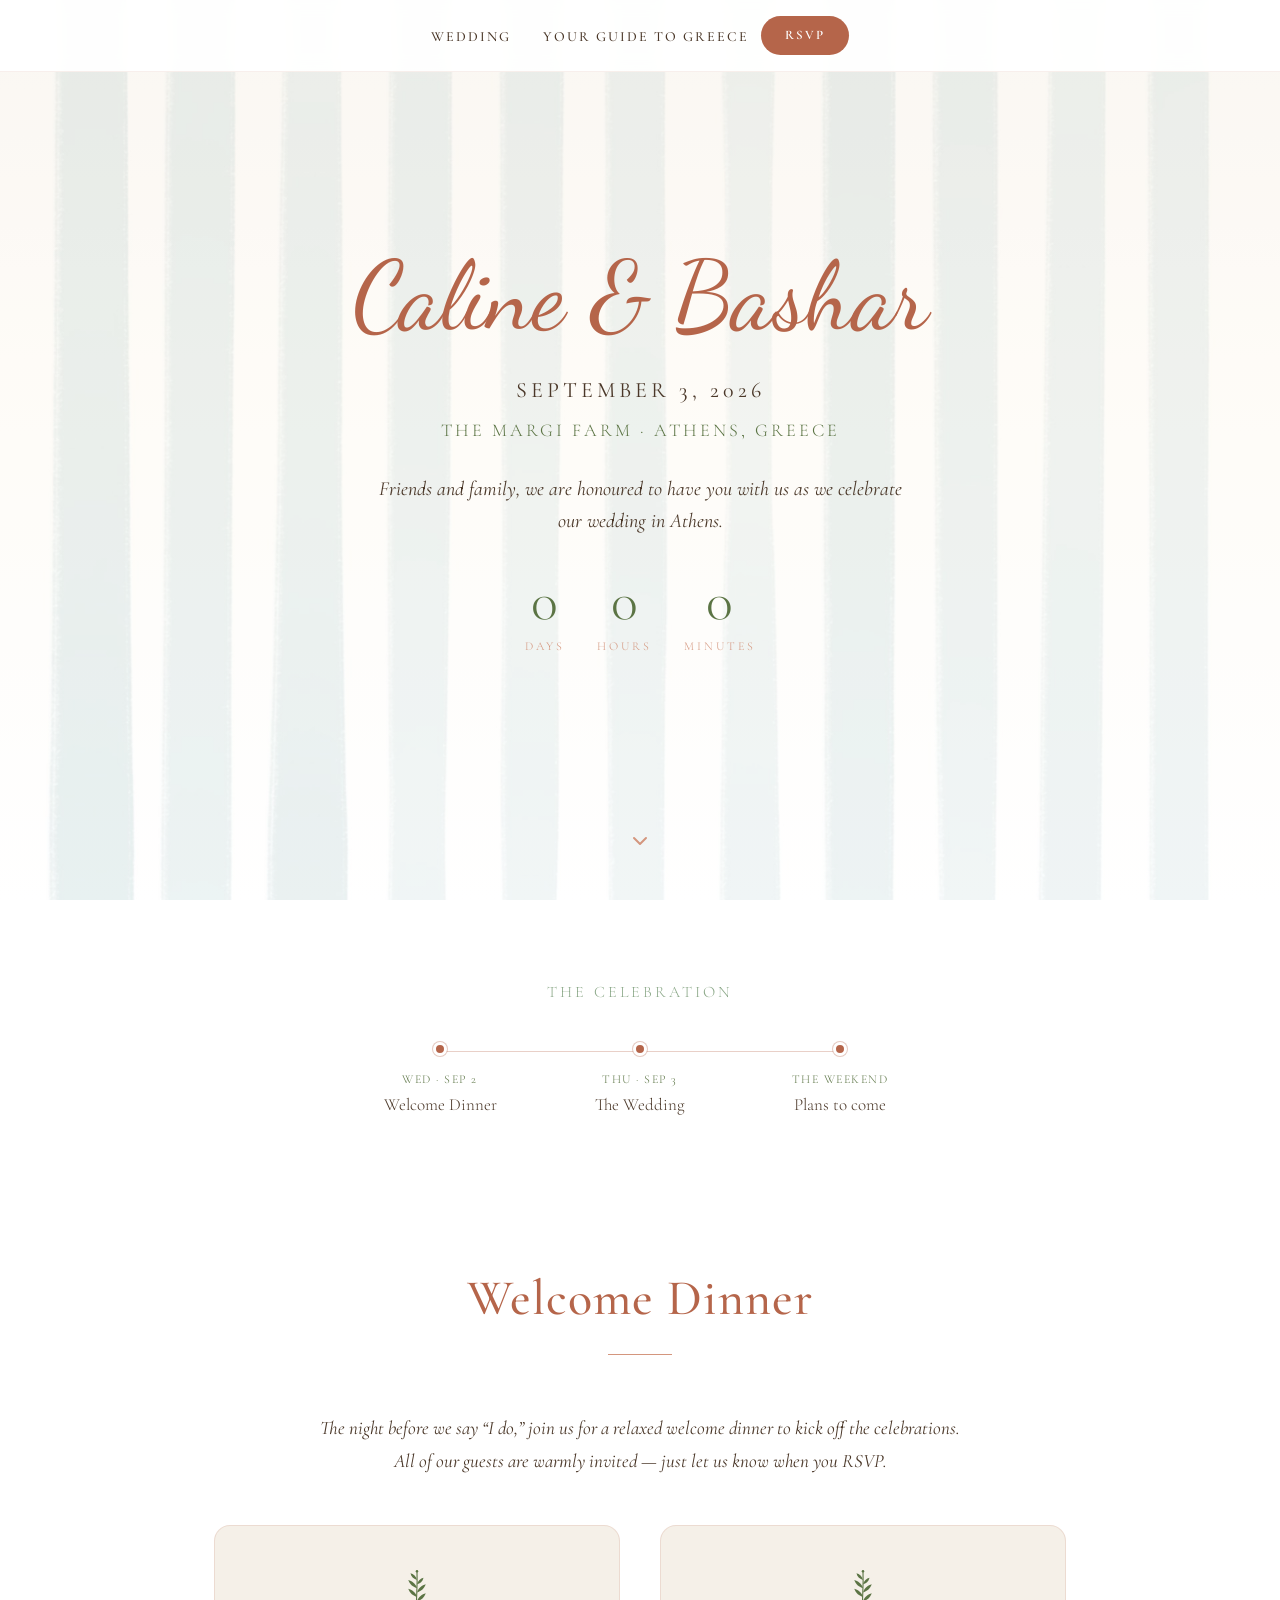
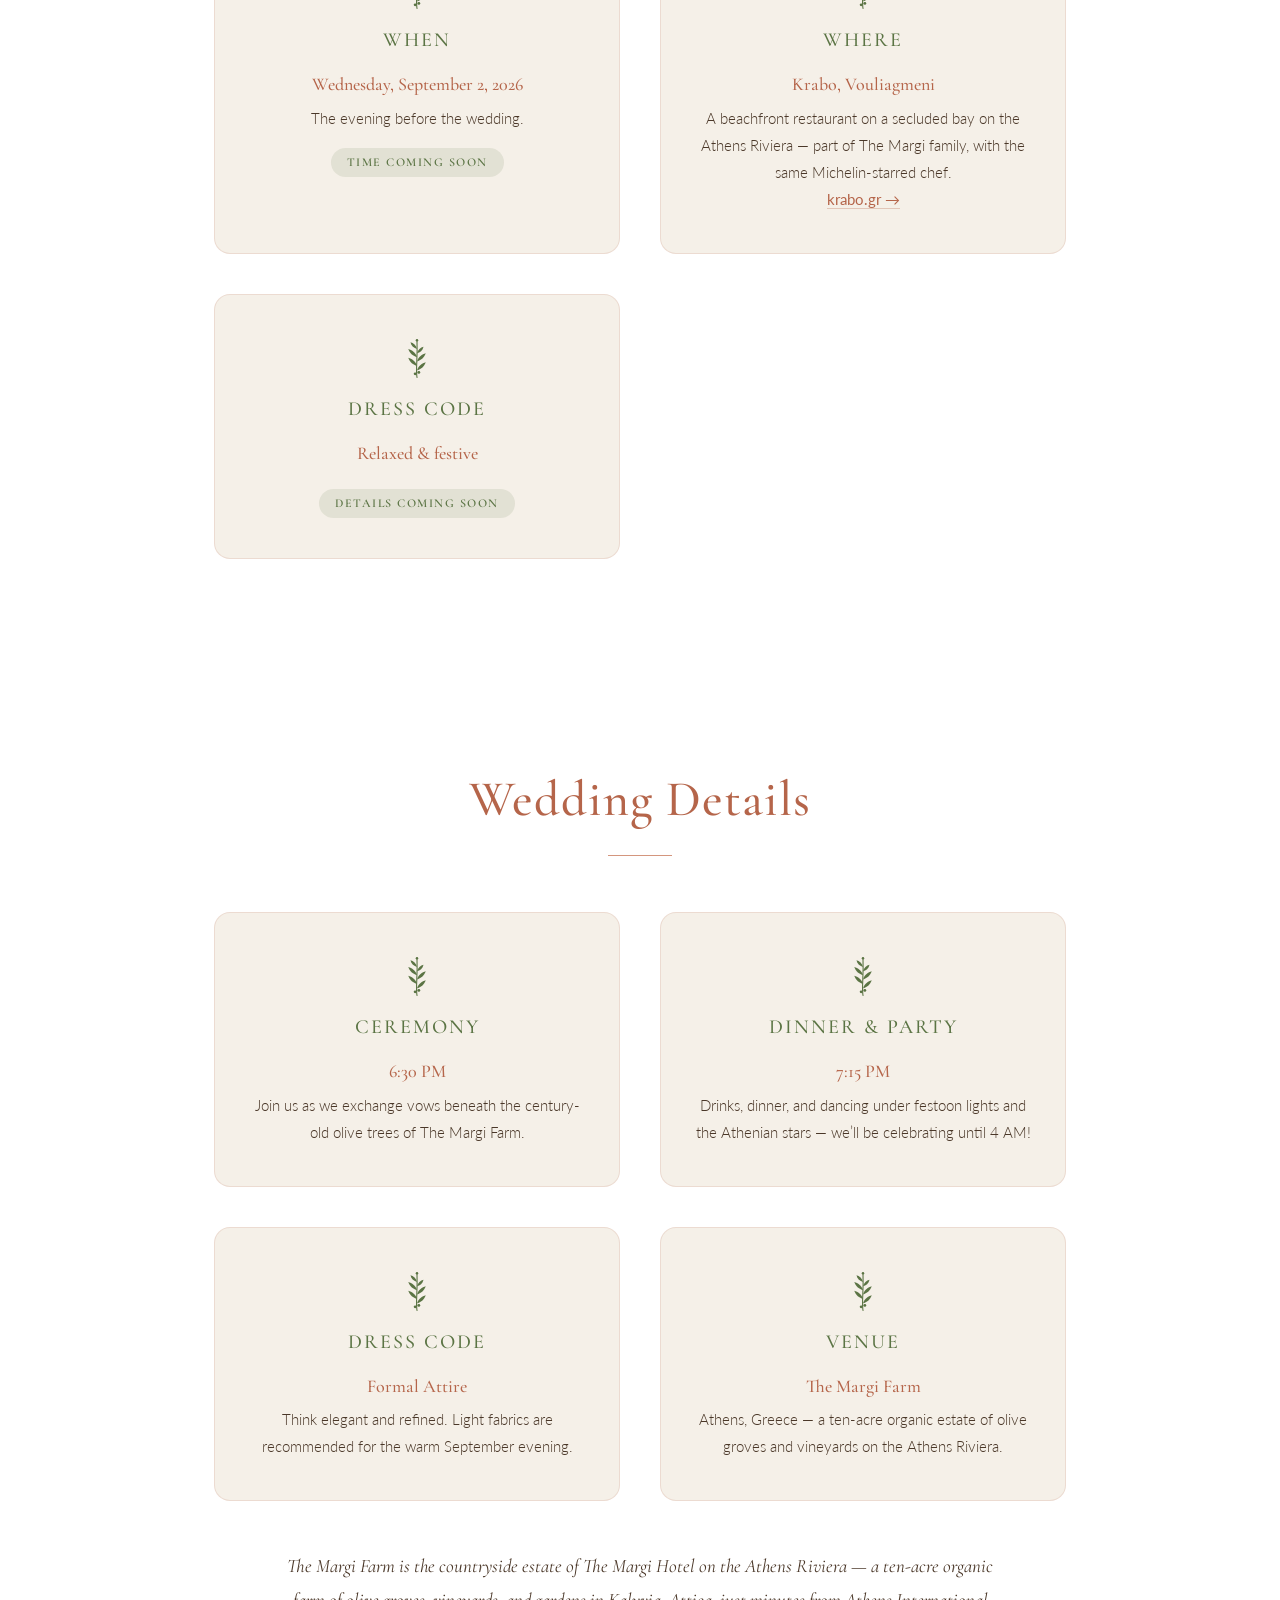
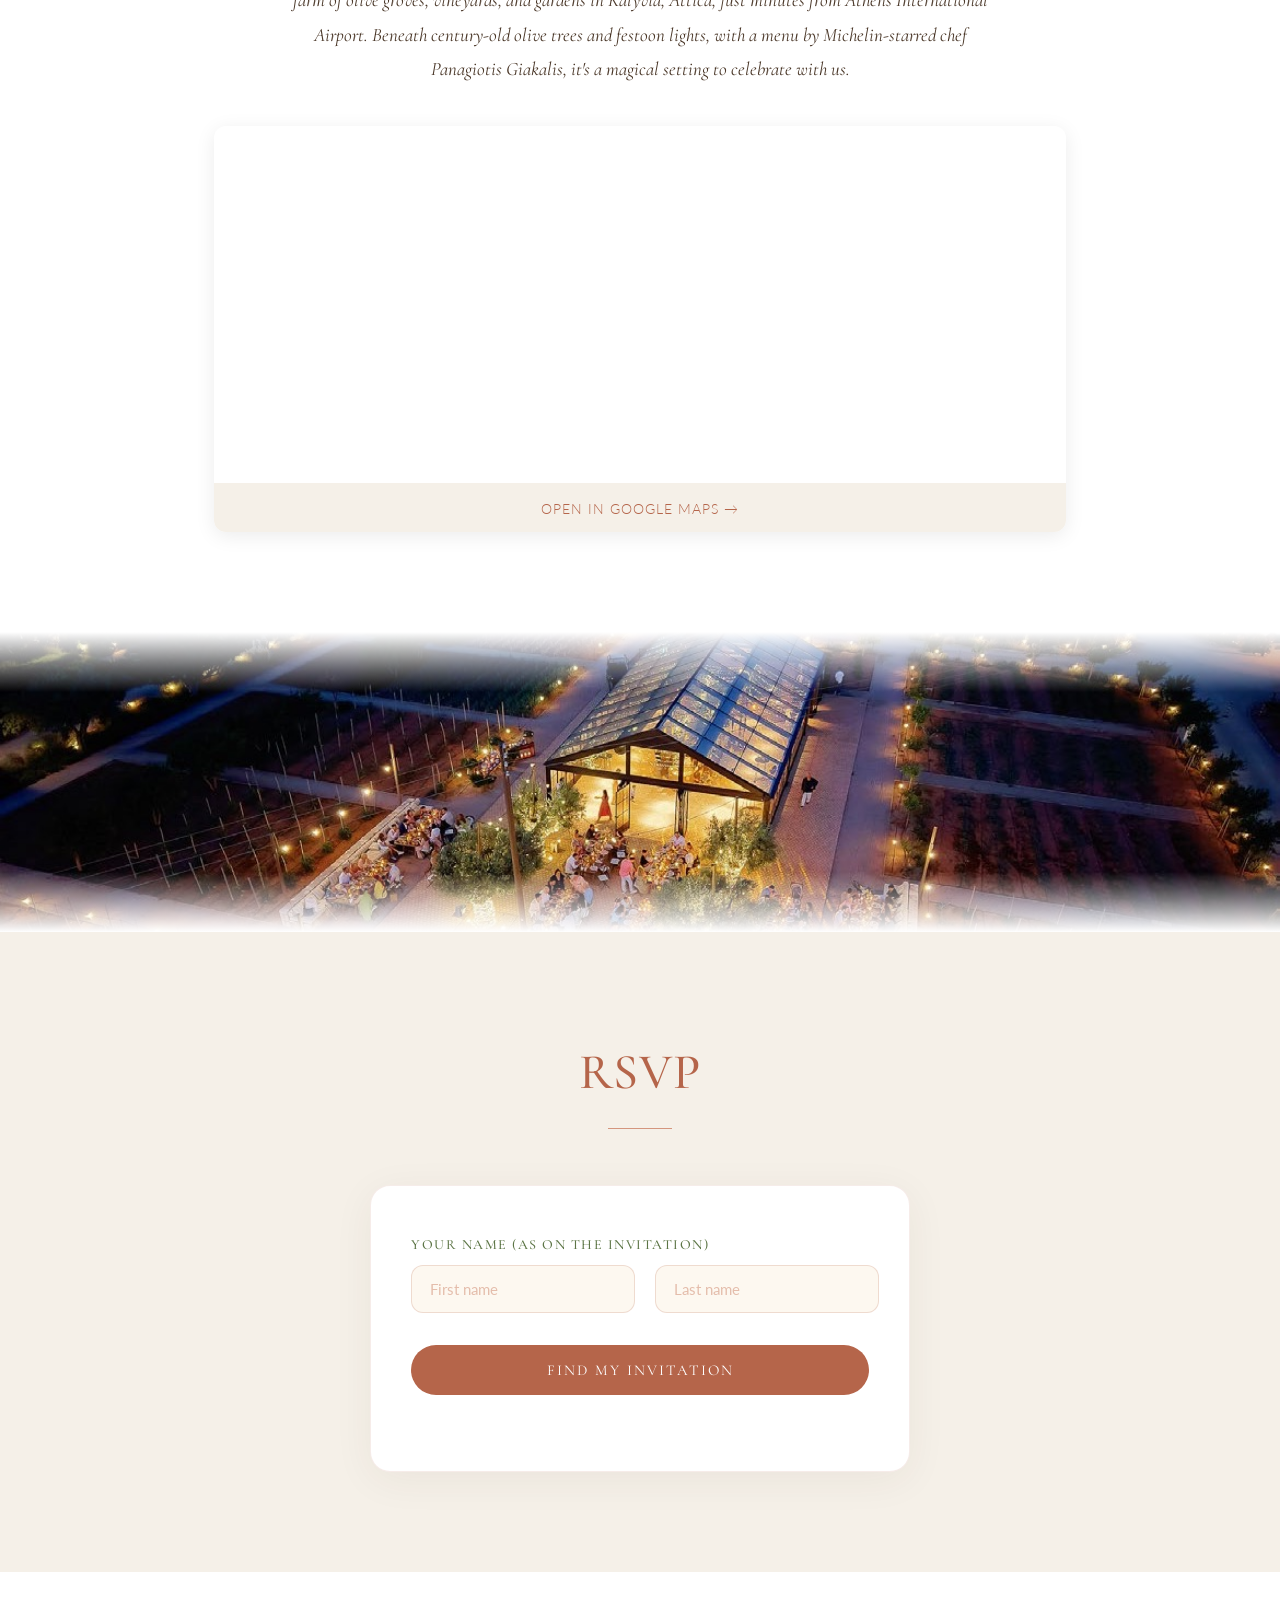
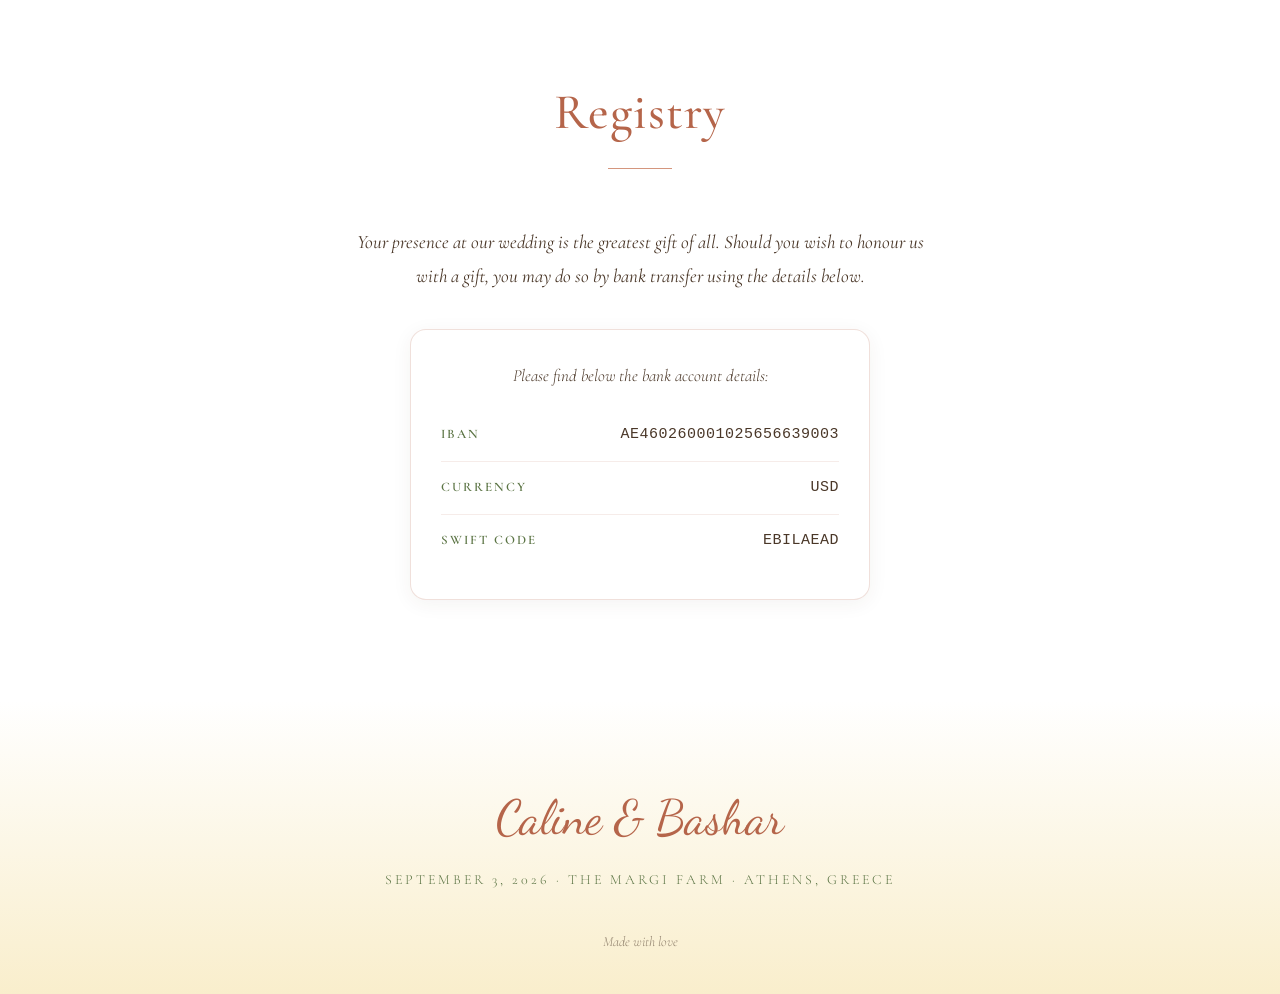
<file: index.html>
<!DOCTYPE html>
<html lang="en">
<head>
    <meta charset="UTF-8">
    <meta name="viewport" content="width=device-width, initial-scale=1.0">
    <title>Caline & Bashar — September 3, 2026 · The Margi Farm, Athens, Greece</title>
    <meta name="description" content="Join us in celebrating the wedding of Caline & Bashar on September 3, 2026 at The Margi Farm in Athens, Greece.">
    <meta property="og:title" content="Caline & Bashar Wedding">
    <meta property="og:description" content="September 3, 2026 · The Margi Farm · Athens, Greece">
    <meta property="og:type" content="website">

    <!-- Favicon (sun monogram) -->
    <link rel="icon" href="data:image/svg+xml,%3Csvg xmlns='http://www.w3.org/2000/svg' viewBox='0 0 32 32'%3E%3Ctext y='26' font-size='24'%3E%E2%98%80%EF%B8%8F%3C/text%3E%3C/svg%3E">

    <!-- Fonts -->
    <link rel="preconnect" href="https://fonts.googleapis.com">
    <link rel="preconnect" href="https://fonts.gstatic.com" crossorigin>
    <link href="https://fonts.googleapis.com/css2?family=Cormorant+Garamond:ital,wght@0,300;0,400;0,500;0,600;1,300;1,400&family=Lato:wght@300;400;700&family=Dancing+Script:wght@400;500;600;700&display=swap" rel="stylesheet">

    <link rel="stylesheet" href="assets/styles.css">
</head>
<body>

    <!-- ============ NAVIGATION ============ -->
    <nav class="nav visible" id="nav">
        <div class="nav-inner">
            <ul class="nav-links" id="navLinks">
                <li><a href="#hero">Wedding</a></li>
                <li><a href="guide.html">Your Guide to Greece</a></li>
            </ul>
            <a href="#rsvp" class="nav-cta">RSVP</a>
            <button class="hamburger" id="hamburger" aria-label="Menu">
                <span></span>
                <span></span>
                <span></span>
            </button>
        </div>
    </nav>

    <!-- ============ HERO ============ -->
    <section class="hero" id="hero">
        <div class="hero-content">
            <h1 class="hero-names">Caline & Bashar</h1>
            <p class="hero-date">September 3, 2026</p>
            <p class="hero-location">The Margi Farm · Athens, Greece</p>
            <p class="hero-welcome">Friends and family, we are honoured to have you with us as we celebrate our wedding in Athens.</p>
            <div class="countdown" id="countdown">
                <div class="countdown-item">
                    <div class="countdown-number" id="days">---</div>
                    <div class="countdown-label">Days</div>
                </div>
                <div class="countdown-item">
                    <div class="countdown-number" id="hours">--</div>
                    <div class="countdown-label">Hours</div>
                </div>
                <div class="countdown-item">
                    <div class="countdown-number" id="minutes">--</div>
                    <div class="countdown-label">Minutes</div>
                </div>
            </div>
        </div>
        <img src="assets/hero-bg.jpg" alt="" class="hero-bg" aria-hidden="true">
        <div class="scroll-indicator">
            <svg viewBox="0 0 24 24" fill="none" stroke="currentColor" stroke-width="2" stroke-linecap="round" stroke-linejoin="round">
                <polyline points="6 9 12 15 18 9"></polyline>
            </svg>
        </div>
    </section>

    <!-- ============ TIMELINE ============ -->
    <section class="section timeline-section" id="timeline">
        <p class="section-subtitle fade-in" style="margin-bottom: 36px;">The Celebration</p>
        <div class="timeline fade-in">
            <div class="timeline-step">
                <span class="timeline-dot"></span>
                <span class="timeline-when">Wed · Sep 2</span>
                <span class="timeline-what">Welcome Dinner</span>
            </div>
            <div class="timeline-step">
                <span class="timeline-dot"></span>
                <span class="timeline-when">Thu · Sep 3</span>
                <span class="timeline-what">The Wedding</span>
            </div>
            <div class="timeline-step">
                <span class="timeline-dot"></span>
                <span class="timeline-when">The Weekend</span>
                <span class="timeline-what">Plans to come</span>
            </div>
        </div>
    </section>

    <!-- ============ WELCOME DINNER ============ -->
    <section class="section" id="welcome-dinner">
        <h2 class="section-title fade-in">Welcome Dinner</h2>
        <div class="wavy-divider fade-in">
            <svg viewBox="0 0 200 20" fill="none" xmlns="http://www.w3.org/2000/svg">
                <path d="M0 10 Q 10 0, 20 10 T 40 10 T 60 10 T 80 10 T 100 10 T 120 10 T 140 10 T 160 10 T 180 10 T 200 10" stroke="#B5654A" stroke-width="2" fill="none" opacity="0.5"/>
            </svg>
        </div>
        <p class="things-intro fade-in">The night before we say &ldquo;I do,&rdquo; join us for a relaxed welcome dinner to kick off the celebrations. All of our guests are warmly invited &mdash; just let us know when you RSVP.</p>
        <!-- TODO (Caline & Bashar): confirm the welcome dinner time and dress code. -->
        <div class="details-grid" style="max-width: 900px; margin: 48px auto 0;">
            <div class="detail-card fade-in">
                <h3>When</h3>
                <p class="detail-highlight">Wednesday, September 2, 2026</p>
                <p>The evening before the wedding.</p>
                <span class="coming-soon">Time coming soon</span>
            </div>
            <div class="detail-card fade-in">
                <h3>Where</h3>
                <p class="detail-highlight">Krabo, Vouliagmeni</p>
                <p>A beachfront restaurant on a secluded bay on the Athens Riviera &mdash; part of The Margi family, with the same Michelin-starred chef.</p>
                <p><a href="https://krabo.gr/" target="_blank" rel="noopener">krabo.gr &rarr;</a></p>
            </div>
            <div class="detail-card fade-in">
                <h3>Dress Code</h3>
                <p class="detail-highlight">Relaxed &amp; festive</p>
                <span class="coming-soon">Details coming soon</span>
            </div>
        </div>
    </section>

    <!-- ============ WEDDING DETAILS ============ -->
    <section class="section" id="details">
        <h2 class="section-title fade-in">Wedding Details</h2>
        <div class="wavy-divider fade-in">
            <svg viewBox="0 0 200 20" fill="none" xmlns="http://www.w3.org/2000/svg">
                <path d="M0 10 Q 10 0, 20 10 T 40 10 T 60 10 T 80 10 T 100 10 T 120 10 T 140 10 T 160 10 T 180 10 T 200 10" stroke="#B5654A" stroke-width="2" fill="none" opacity="0.5"/>
            </svg>
        </div>
        <div class="details-grid">
            <div class="detail-card fade-in">
                <h3>Ceremony</h3>
                <p class="detail-highlight">6:30 PM</p>
                <p>Join us as we exchange vows beneath the century-old olive trees of The Margi Farm.</p>
            </div>
            <div class="detail-card fade-in">
                <h3>Dinner &amp; Party</h3>
                <p class="detail-highlight">7:15 PM</p>
                <p>Drinks, dinner, and dancing under festoon lights and the Athenian stars &mdash; we&rsquo;ll be celebrating until 4 AM!</p>
            </div>
            <div class="detail-card fade-in">
                <h3>Dress Code</h3>
                <p class="detail-highlight">Formal Attire</p>
                <p>Think elegant and refined. Light fabrics are recommended for the warm September evening.</p>
            </div>
            <div class="detail-card fade-in">
                <h3>Venue</h3>
                <p class="detail-highlight">The Margi Farm</p>
                <p>Athens, Greece — a ten-acre organic estate of olive groves and vineyards on the Athens Riviera.</p>
            </div>
        </div>
        <div class="venue-overview fade-in">
            <p>The Margi Farm is the countryside estate of The Margi Hotel on the Athens Riviera — a ten-acre organic farm of olive groves, vineyards, and gardens in Kalyvia, Attica, just minutes from Athens International Airport. Beneath century-old olive trees and festoon lights, with a menu by Michelin-starred chef Panagiotis Giakalis, it's a magical setting to celebrate with us.</p>
        </div>
        <div class="venue-map fade-in" style="max-width: 900px; margin: 40px auto 0; border-radius: 12px; overflow: hidden; box-shadow: 0 4px 20px rgba(0,0,0,0.08);">
            <iframe src="https://maps.google.com/maps?q=37.84874,23.912944&z=15&output=embed" width="100%" height="350" style="border:0;" allowfullscreen="" loading="lazy" referrerpolicy="no-referrer-when-downgrade" title="The Margi Farm Location"></iframe>
            <div style="text-align: center; padding: 12px 16px; background: var(--off-white);">
                <a href="https://www.google.com/maps/place/Margi+Farm/@37.84874,23.912944,16z" target="_blank" rel="noopener" style="color: var(--terracotta); font-family: var(--font-body); font-size: 14px; text-decoration: none; letter-spacing: 1px;">OPEN IN GOOGLE MAPS &rarr;</a>
            </div>
        </div>
    </section>

    <!-- ============ LANDSCAPE DIVIDER ============ -->
    <div class="landscape-divider" role="presentation"></div>

    <!-- ============ RSVP ============ -->
    <section class="section-full rsvp-section" id="rsvp">
        <div class="section" style="padding-top: 0; padding-bottom: 0;">
            <h2 class="section-title fade-in">RSVP</h2>
            <div class="wavy-divider fade-in">
                <svg viewBox="0 0 200 20" fill="none" xmlns="http://www.w3.org/2000/svg">
                    <path d="M0 10 Q 10 0, 20 10 T 40 10 T 60 10 T 80 10 T 100 10 T 120 10 T 140 10 T 160 10 T 180 10 T 200 10" stroke="#B5654A" stroke-width="2" fill="none" opacity="0.5"/>
                </svg>
            </div>
        </div>
        <div class="rsvp-form-container fade-in">
            <!-- STEP 1 — find your invitation -->
            <form class="rsvp-form" id="lookupForm">
                <div class="form-group">
                    <label for="firstName">Your name (as on the invitation)</label>
                    <div class="form-row">
                        <input type="text" id="firstName" name="firstName" placeholder="First name" autocomplete="given-name" required>
                        <input type="text" id="lastName" name="lastName" placeholder="Last name" autocomplete="family-name" required>
                    </div>
                </div>
                <button type="submit" class="rsvp-submit" id="lookupSubmit">Find my invitation</button>
                <p class="rsvp-note" id="lookupMsg" role="status" aria-live="polite"></p>
            </form>

            <!-- STEP 2 — respond (revealed after a match) -->
            <form class="rsvp-form is-hidden" id="respondForm">
                <div class="found-banner" id="foundBanner"></div>

                <div class="form-group">
                    <label>Will you be attending?</label>
                    <div class="attendance-row">
                        <span class="attendee-name" id="guestNameLabel">You</span>
                        <div class="attendance-options">
                            <div class="attendance-option">
                                <input type="radio" id="gYes" name="attendGuest" value="yes" required>
                                <label for="gYes">Joyfully Accept</label>
                            </div>
                            <div class="attendance-option">
                                <input type="radio" id="gNo" name="attendGuest" value="no">
                                <label for="gNo">Regretfully Decline</label>
                            </div>
                        </div>
                    </div>
                    <div class="attendance-row is-hidden" id="plusOneRow">
                        <span class="attendee-name" id="plusOneNameLabel"></span>
                        <div class="attendance-options">
                            <div class="attendance-option">
                                <input type="radio" id="pYes" name="attendPlusOne" value="yes">
                                <label for="pYes">Joyfully Accept</label>
                            </div>
                            <div class="attendance-option">
                                <input type="radio" id="pNo" name="attendPlusOne" value="no">
                                <label for="pNo">Regretfully Decline</label>
                            </div>
                        </div>
                    </div>
                </div>

                <div class="form-group">
                    <label for="email">Email (for confirmation)</label>
                    <input type="email" id="email" name="email" placeholder="your@email.com" autocomplete="email" required>
                </div>

                <div class="form-group">
                    <label for="welcomeDinner">Will you join us for the Welcome Dinner the night before? <a href="#welcome-dinner" style="font-weight:400; text-transform:none; letter-spacing:0;">(see details below)</a></label>
                    <select id="welcomeDinner" name="welcomeDinner">
                        <option value="yes" selected>Yes, we&rsquo;ll be there</option>
                        <option value="no">No, we can&rsquo;t make it</option>
                    </select>
                </div>

                <button type="submit" class="rsvp-submit" id="rsvpSubmit">Send RSVP</button>
                <button type="button" class="rsvp-back" id="rsvpBack">&larr; Not you? Search again</button>
            </form>

            <!-- Success message (hidden by default) -->
            <div class="rsvp-success" id="rsvpSuccess">
                <div class="rsvp-success-icon">&#127881;</div>
                <h3>Thank You!</h3>
                <p id="rsvpSuccessMsg">We can't wait to celebrate with you in Athens!</p>
            </div>
        </div>
    </section>

    <!-- ============ REGISTRY ============ -->
    <section class="section" id="registry">
        <h2 class="section-title fade-in">Registry</h2>
        <div class="wavy-divider fade-in">
            <svg viewBox="0 0 200 20" fill="none" xmlns="http://www.w3.org/2000/svg">
                <path d="M0 10 Q 10 0, 20 10 T 40 10 T 60 10 T 80 10 T 100 10 T 120 10 T 140 10 T 160 10 T 180 10 T 200 10" stroke="#B5654A" stroke-width="2" fill="none" opacity="0.5"/>
            </svg>
        </div>
        <div class="registry-content fade-in">
            <p class="registry-message">
                Your presence at our wedding is the greatest gift of all. Should you wish to honour us with a gift, you may do so by bank transfer using the details below.
            </p>
            <div class="registry-bank">
                <p class="registry-bank-intro">Please find below the bank account details:</p>
                <dl class="registry-bank-details">
                    <div><dt>IBAN</dt><dd>AE460260001025656639003</dd></div>
                    <div><dt>Currency</dt><dd>USD</dd></div>
                    <div><dt>SWIFT Code</dt><dd>EBILAEAD</dd></div>
                </dl>
            </div>
        </div>
    </section>

    <!-- ============ FOOTER ============ -->
    <footer class="footer">
        <div class="footer-names">Caline & Bashar</div>
        <p class="footer-date">September 3, 2026 &middot; The Margi Farm &middot; Athens, Greece</p>
        <p class="footer-note">Made with love</p>
    </footer>

    <!-- ============ SCRIPTS ============ -->
    <script>
        // ---- Countdown ----
        function updateCountdown() {
            const wedding = new Date('2026-09-03T18:30:00+03:00'); // Athens time (EEST, UTC+3)
            const now = new Date();
            const diff = wedding - now;

            if (diff <= 0) {
                document.getElementById('days').textContent = '0';
                document.getElementById('hours').textContent = '0';
                document.getElementById('minutes').textContent = '0';
                return;
            }

            const days = Math.floor(diff / (1000 * 60 * 60 * 24));
            const hours = Math.floor((diff % (1000 * 60 * 60 * 24)) / (1000 * 60 * 60));
            const minutes = Math.floor((diff % (1000 * 60 * 60)) / (1000 * 60));

            document.getElementById('days').textContent = days;
            document.getElementById('hours').textContent = hours;
            document.getElementById('minutes').textContent = minutes;
        }

        updateCountdown();
        setInterval(updateCountdown, 30000);

        // ---- Header is always visible (persistent site nav) ----

        // ---- Mobile Menu ----
        const hamburger = document.getElementById('hamburger');
        const navLinks = document.getElementById('navLinks');

        hamburger.addEventListener('click', () => {
            navLinks.classList.toggle('open');
        });

        // Close menu on link click
        navLinks.querySelectorAll('a').forEach(link => {
            link.addEventListener('click', () => navLinks.classList.remove('open'));
        });

        // ---- Scroll Animations ----
        const fadeObserver = new IntersectionObserver((entries) => {
            entries.forEach(entry => {
                if (entry.isIntersecting) {
                    entry.target.classList.add('visible');
                }
            });
        }, { threshold: 0.1, rootMargin: '0px 0px -40px 0px' });

        document.querySelectorAll('.fade-in').forEach(el => fadeObserver.observe(el));

        // ---- RSVP (two-step, guest-list driven) ----
        const lookupForm = document.getElementById('lookupForm');
        const respondForm = document.getElementById('respondForm');
        const rsvpSuccess = document.getElementById('rsvpSuccess');
        const rsvpSuccessMsg = document.getElementById('rsvpSuccessMsg');
        const lookupMsg = document.getElementById('lookupMsg');
        const foundBanner = document.getElementById('foundBanner');
        const guestNameLabel = document.getElementById('guestNameLabel');
        const plusOneRow = document.getElementById('plusOneRow');
        const plusOneNameLabel = document.getElementById('plusOneNameLabel');
        const plusOneYes = document.getElementById('pYes');

        // The resolved invitation, carried into the response step.
        let invite = { guestName: '', firstName: '', plusOneName: null };

        function showStep2(data) {
            const typedFirst = document.getElementById('firstName').value.trim();
            const typedLast = document.getElementById('lastName').value.trim();
            invite = {
                guestName: data.name || `${typedFirst} ${typedLast}`.trim(),
                firstName: data.firstName || typedFirst,
                plusOneName: data.plusOneName || null
            };
            const first = invite.firstName || 'there';
            if (invite.plusOneName) {
                foundBanner.innerHTML = `<span class="ft">Welcome, ${first}!</span><span class="fs">Your invitation includes <strong>${invite.plusOneName}</strong>. Please RSVP for each of you below.</span>`;
                guestNameLabel.textContent = invite.guestName;
                plusOneNameLabel.innerHTML = `${invite.plusOneName} <span class="attendee-tag">· your guest</span>`;
                plusOneRow.classList.remove('is-hidden');
                plusOneYes.required = true;
            } else {
                foundBanner.innerHTML = `<span class="ft">Welcome, ${first}!</span><span class="fs">We&rsquo;re so happy you&rsquo;re here &mdash; just let us know below.</span>`;
                guestNameLabel.textContent = invite.guestName || 'You';
                plusOneRow.classList.add('is-hidden');
                plusOneYes.required = false;
            }
            lookupForm.classList.add('is-hidden');
            respondForm.classList.remove('is-hidden');
        }

        lookupForm.addEventListener('submit', async (e) => {
            e.preventDefault();
            const firstName = document.getElementById('firstName').value.trim();
            const lastName = document.getElementById('lastName').value.trim();
            if (!firstName || !lastName) return;
            const btn = document.getElementById('lookupSubmit');
            btn.disabled = true; btn.textContent = 'Searching…';
            lookupMsg.textContent = ''; lookupMsg.classList.remove('error');
            try {
                const r = await fetch('/api/guests', {
                    method: 'POST',
                    headers: { 'Content-Type': 'application/json' },
                    body: JSON.stringify({ firstName, lastName })
                });
                const data = await r.json();
                if (data.configured === false) {
                    // Guest list not set up yet → open RSVP (no gating, no plus-one).
                    showStep2({ name: `${firstName} ${lastName}`, firstName, plusOneName: null });
                } else if (data.found) {
                    showStep2(data);
                } else {
                    lookupMsg.textContent = 'We couldn’t find an invitation under that name. Please enter it exactly as it appears on your invitation, or reach out to us and we’ll gladly help.';
                    lookupMsg.classList.add('error');
                }
            } catch (err) {
                console.error('Lookup error:', err);
                // Never block an RSVP on a lookup failure — fall back to the open form.
                showStep2({ name: `${firstName} ${lastName}`, firstName, plusOneName: null });
            } finally {
                btn.disabled = false; btn.textContent = 'Find my invitation';
            }
        });

        document.getElementById('rsvpBack').addEventListener('click', () => {
            respondForm.classList.add('is-hidden');
            lookupForm.classList.remove('is-hidden');
        });

        respondForm.addEventListener('submit', async (e) => {
            e.preventDefault();
            const btn = document.getElementById('rsvpSubmit');
            const attending = document.querySelector('input[name="attendGuest"]:checked')?.value || 'no';
            const plusOneAttending = document.querySelector('input[name="attendPlusOne"]:checked')?.value || 'no';
            btn.disabled = true; btn.textContent = 'Sending…';
            const payload = {
                guestName: invite.guestName,
                firstName: invite.firstName,
                email: document.getElementById('email').value.trim(),
                attending,
                plusOneName: invite.plusOneName || '',
                plusOneAttending: invite.plusOneName ? plusOneAttending : 'no',
                welcomeDinner: document.getElementById('welcomeDinner').value,
                submittedAt: new Date().toISOString()
            };
            try {
                const response = await fetch('/api/rsvp', {
                    method: 'POST',
                    headers: { 'Content-Type': 'application/json' },
                    body: JSON.stringify(payload)
                });
                if (!response.ok) throw new Error('Server error');
            } catch (err) {
                console.error('RSVP error:', err);
                // Still confirm to the guest; the error is logged for follow-up.
            }
            respondForm.classList.add('is-hidden');
            rsvpSuccess.classList.add('show');
            const anyYes = attending === 'yes' || (invite.plusOneName && plusOneAttending === 'yes');
            rsvpSuccessMsg.textContent = anyYes
                ? `We can’t wait to celebrate with you in Athens, ${invite.firstName || 'friend'}!`
                : `We’ll miss you, ${invite.firstName || 'friend'}! Thank you for letting us know.`;
        });

    </script>

</body>
</html>
</file>
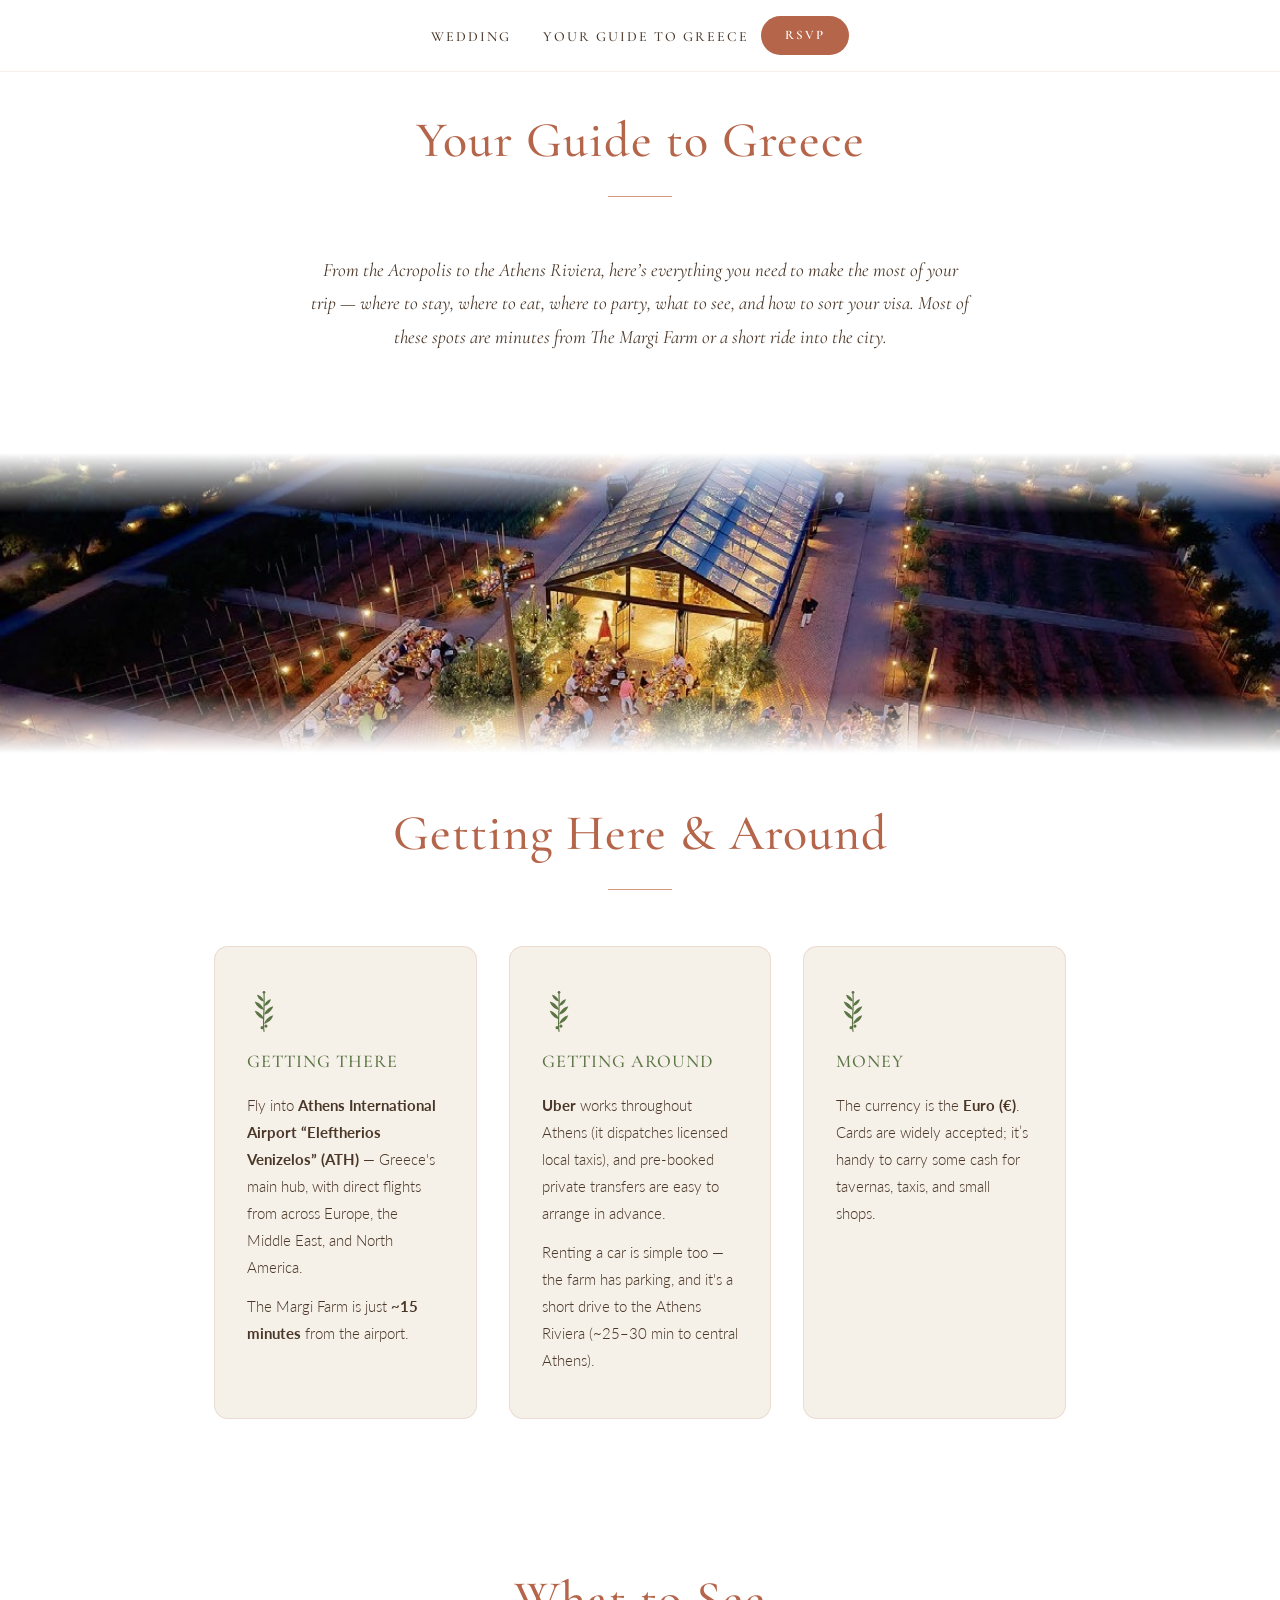
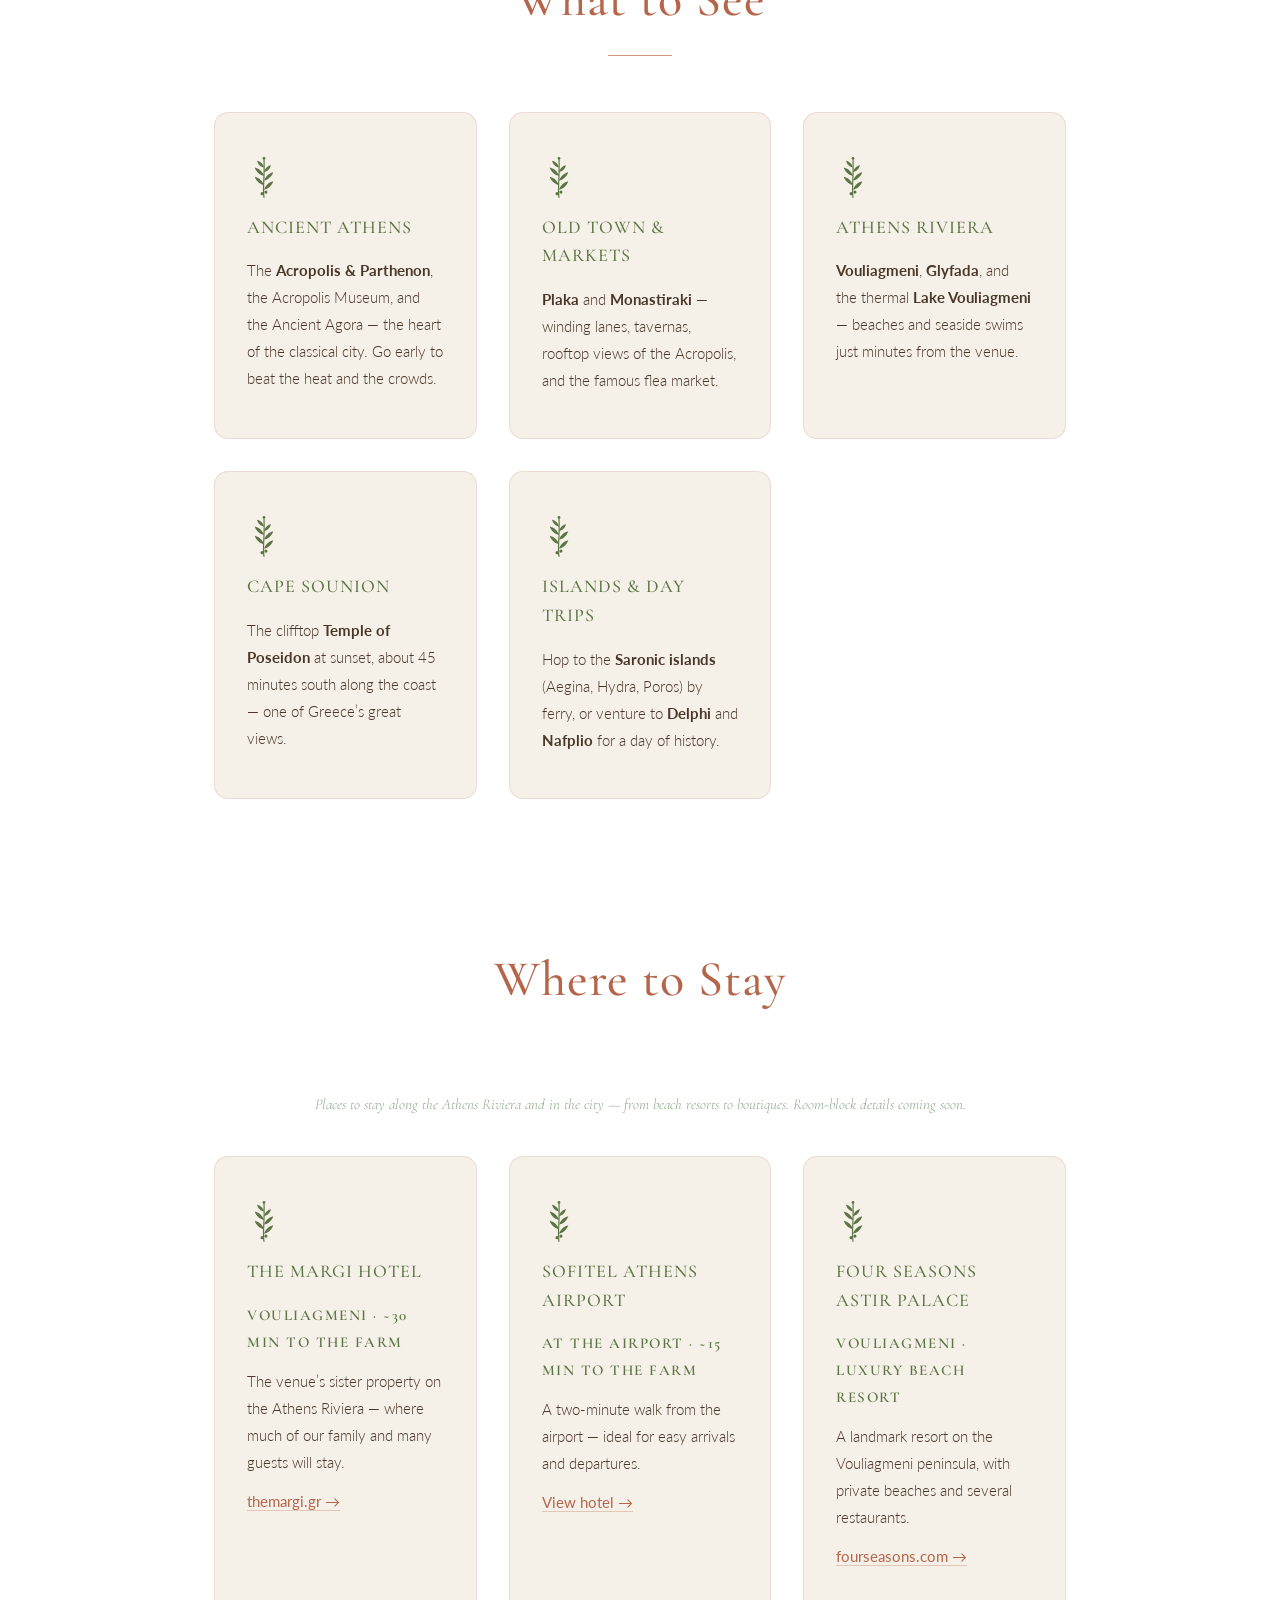
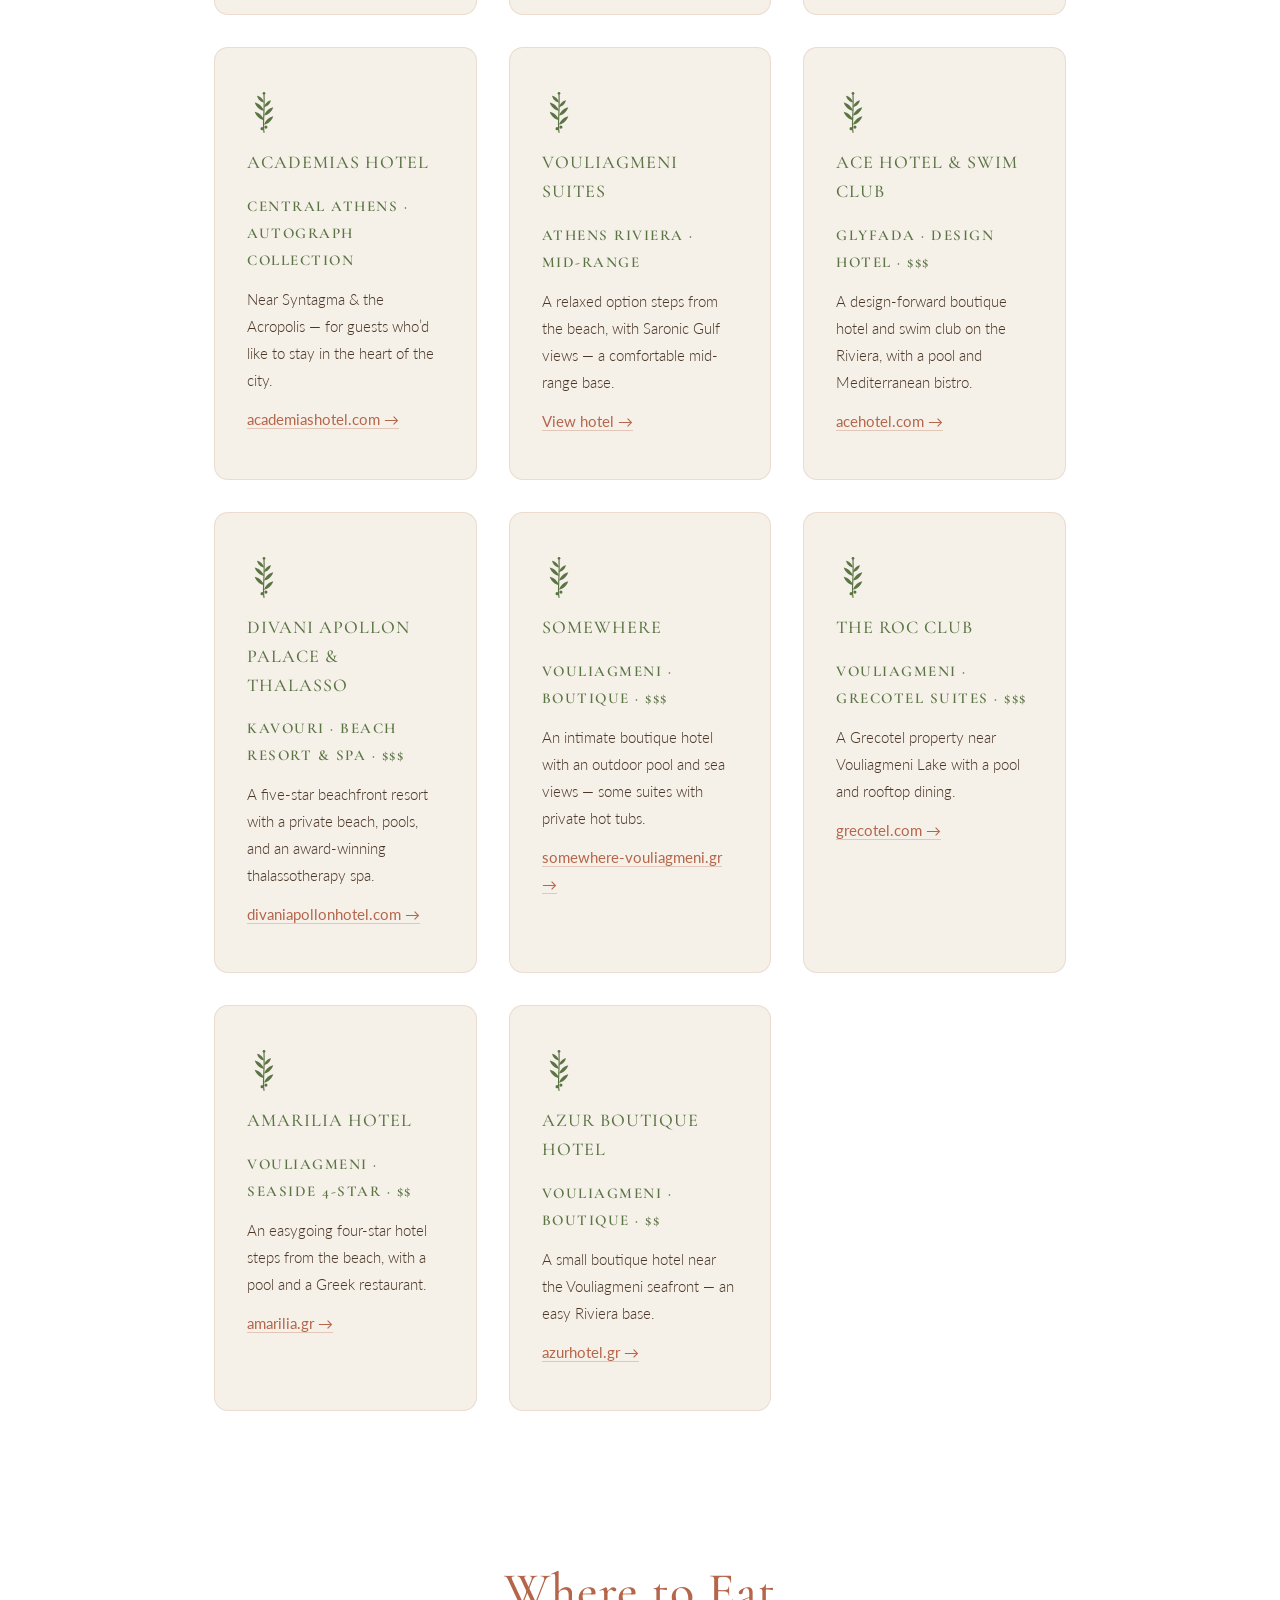
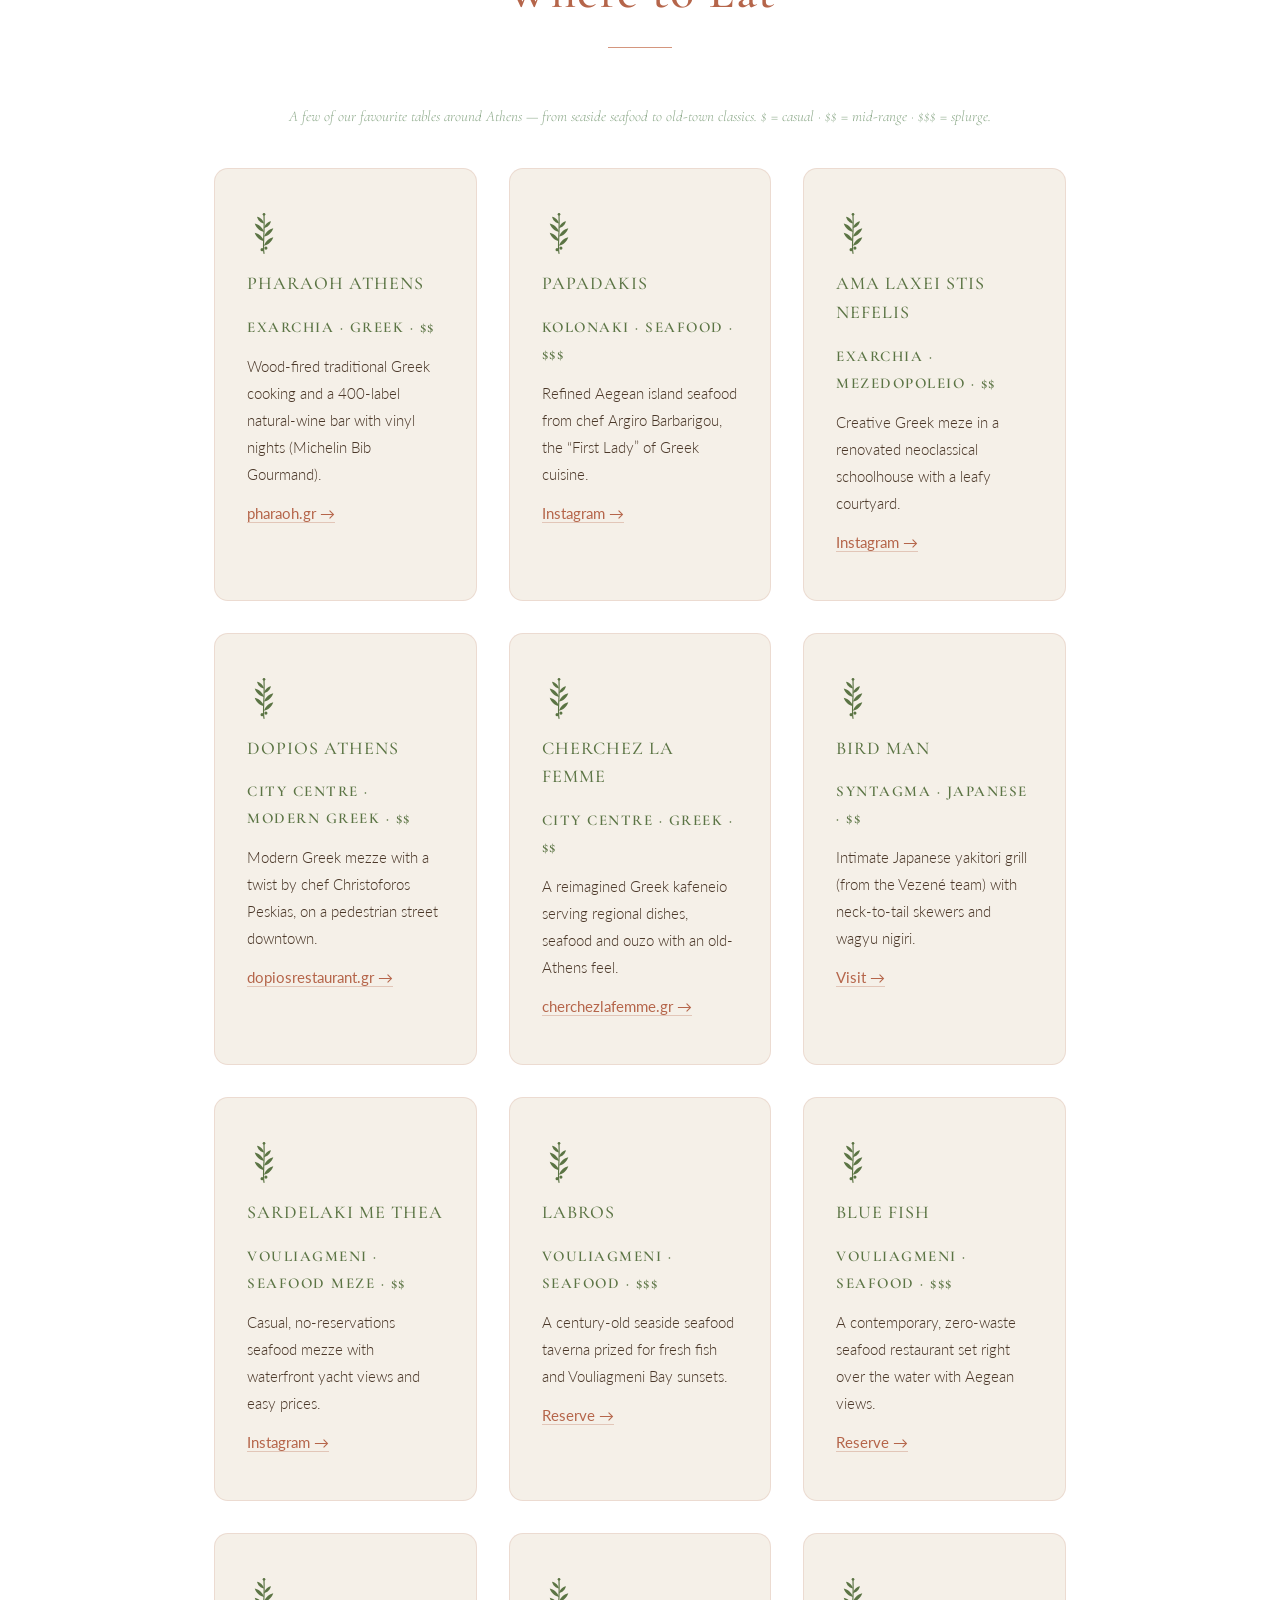
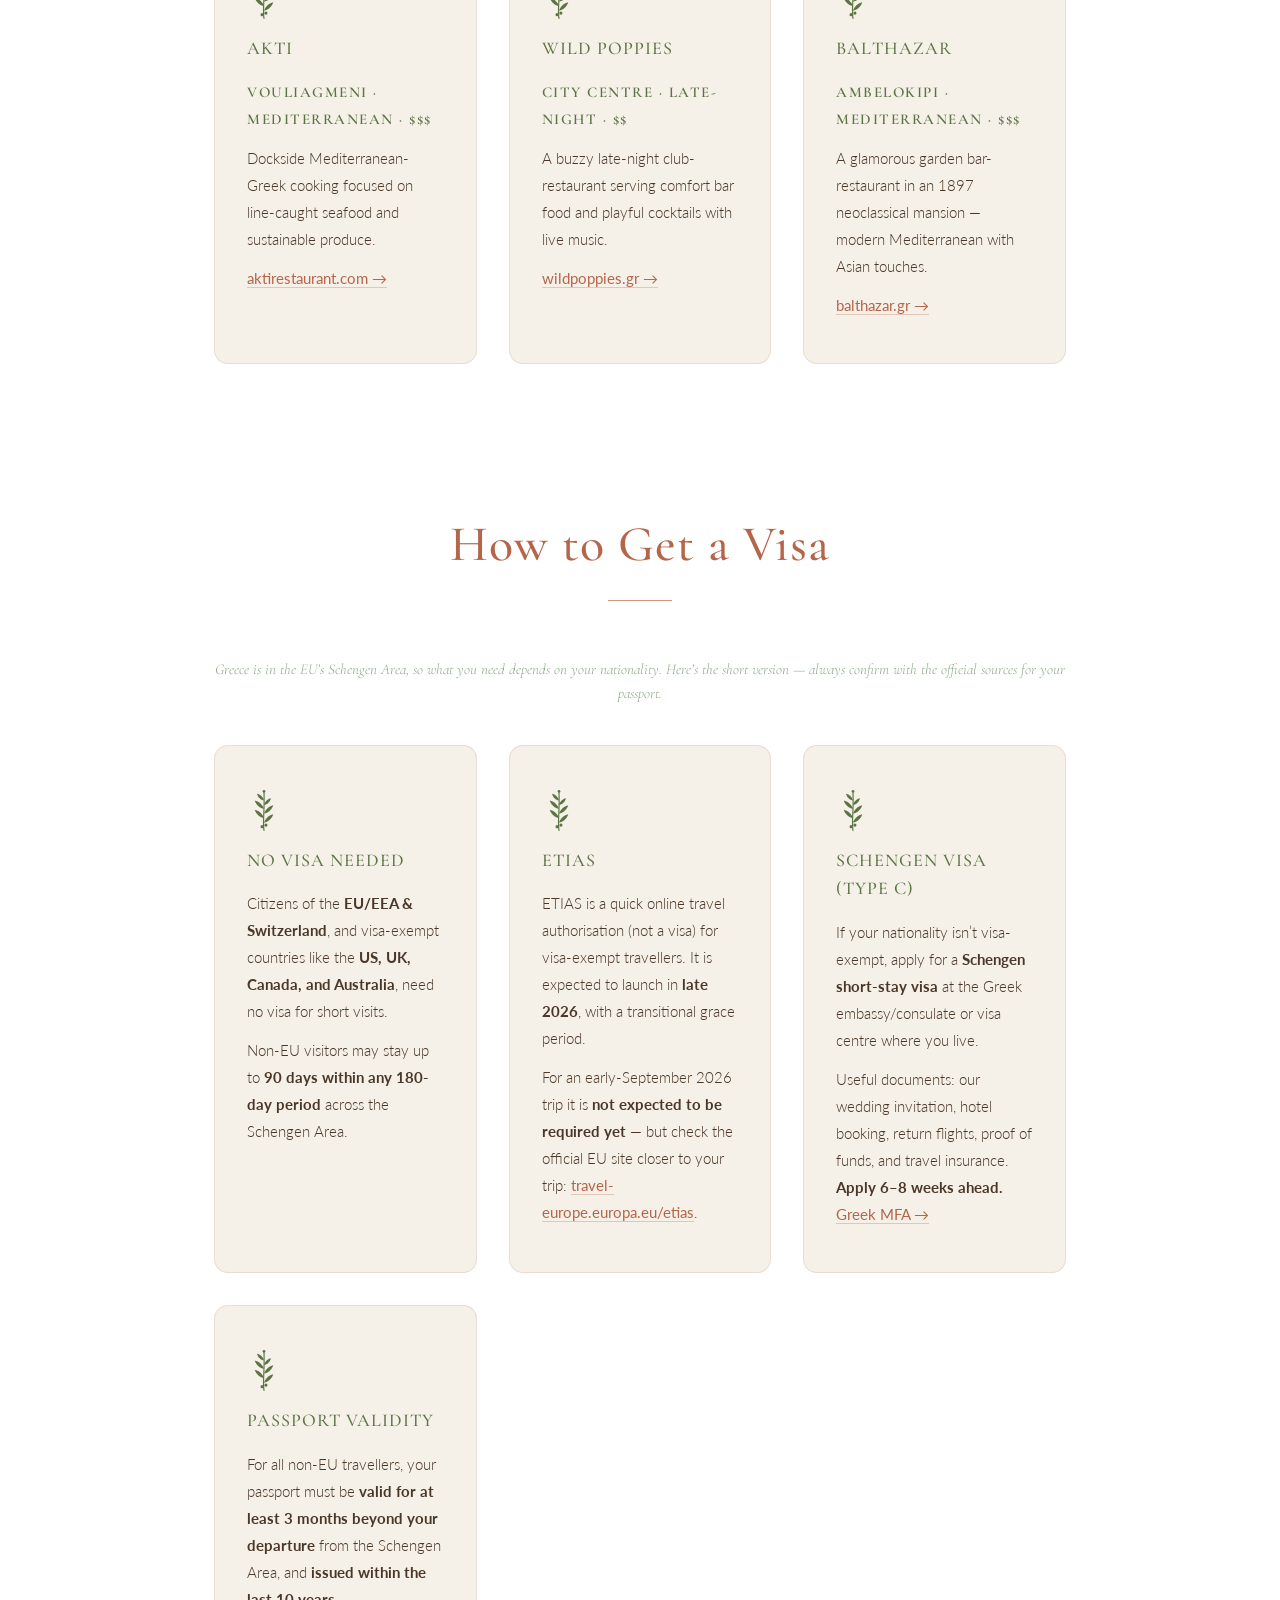
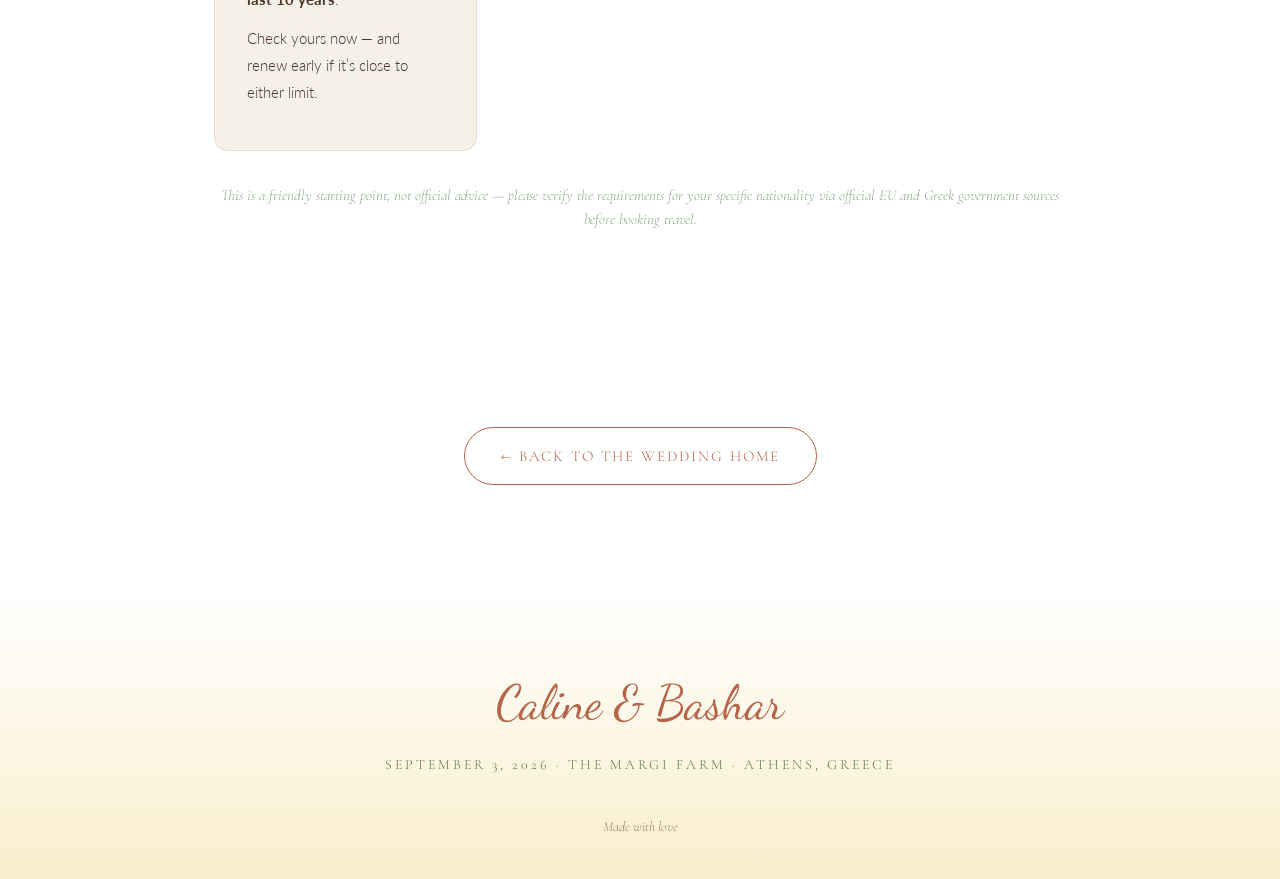
<file: guide.html>
<!DOCTYPE html>
<html lang="en">
<head>
    <meta charset="UTF-8">
    <meta name="viewport" content="width=device-width, initial-scale=1.0">
    <title>Your Guide to Greece · Caline &amp; Bashar — Athens</title>
    <meta name="description" content="Your guide to Greece for Caline & Bashar's wedding at The Margi Farm — where to stay, where to eat, where to party, what to see, and how to sort your visa.">
    <meta property="og:title" content="Your Guide to Greece · Caline & Bashar">
    <meta property="og:description" content="Where to stay, eat, party, and explore around our wedding at The Margi Farm, Athens.">
    <meta property="og:type" content="website">

    <!-- Favicon (sun monogram) -->
    <link rel="icon" href="data:image/svg+xml,%3Csvg xmlns='http://www.w3.org/2000/svg' viewBox='0 0 32 32'%3E%3Ctext y='26' font-size='24'%3E%E2%98%80%EF%B8%8F%3C/text%3E%3C/svg%3E">

    <!-- Fonts -->
    <link rel="preconnect" href="https://fonts.googleapis.com">
    <link rel="preconnect" href="https://fonts.gstatic.com" crossorigin>
    <link href="https://fonts.googleapis.com/css2?family=Cormorant+Garamond:ital,wght@0,300;0,400;0,500;0,600;1,300;1,400&family=Lato:wght@300;400;700&family=Dancing+Script:wght@400;500;600;700&display=swap" rel="stylesheet">

    <link rel="stylesheet" href="assets/styles.css">
</head>
<body>

    <!-- ============ NAVIGATION ============ -->
    <nav class="nav visible" id="nav">
        <div class="nav-inner">
            <ul class="nav-links" id="navLinks">
                <li><a href="index.html#hero">Wedding</a></li>
                <li><a href="guide.html" aria-current="page">Your Guide to Greece</a></li>
            </ul>
            <a href="index.html#rsvp" class="nav-cta">RSVP</a>
            <button class="hamburger" id="hamburger" aria-label="Menu">
                <span></span>
                <span></span>
                <span></span>
            </button>
        </div>
    </nav>

    <!-- ============ PAGE HEADER ============ -->
    <section class="section" id="guide-top">
        <h2 class="section-title fade-in">Your Guide to Greece</h2>
        <div class="wavy-divider fade-in">
            <svg viewBox="0 0 200 20" fill="none" xmlns="http://www.w3.org/2000/svg">
                <path d="M0 10 Q 10 0, 20 10 T 40 10 T 60 10 T 80 10 T 100 10 T 120 10 T 140 10 T 160 10 T 180 10 T 200 10" stroke="#B5654A" stroke-width="2" fill="none" opacity="0.5"/>
            </svg>
        </div>
        <p class="things-intro fade-in">From the Acropolis to the Athens Riviera, here&rsquo;s everything you need to make the most of your trip &mdash; where to stay, where to eat, where to party, what to see, and how to sort your visa. Most of these spots are minutes from The Margi Farm or a short ride into the city.</p>
    </section>

    <!-- ============ LANDSCAPE DIVIDER ============ -->
    <div class="landscape-divider" role="presentation"></div>

    <!-- ============ GETTING HERE & AROUND ============ -->
    <section class="section guide-section" id="travel">
        <h2 class="section-title fade-in">Getting Here &amp; Around</h2>
        <div class="wavy-divider fade-in">
            <svg viewBox="0 0 200 20" fill="none" xmlns="http://www.w3.org/2000/svg">
                <path d="M0 10 Q 10 0, 20 10 T 40 10 T 60 10 T 80 10 T 100 10 T 120 10 T 140 10 T 160 10 T 180 10 T 200 10" stroke="#B5654A" stroke-width="2" fill="none" opacity="0.5"/>
            </svg>
        </div>
        <div class="travel-cards">
            <div class="travel-card fade-in">
                <h3>Getting There</h3>
                <p>Fly into <strong>Athens International Airport &ldquo;Eleftherios Venizelos&rdquo; (ATH)</strong> — Greece's main hub, with direct flights from across Europe, the Middle East, and North America.</p>
                <p>The Margi Farm is just <strong>~15 minutes</strong> from the airport.</p>
            </div>
            <div class="travel-card fade-in">
                <h3>Getting Around</h3>
                <p><strong>Uber</strong> works throughout Athens (it dispatches licensed local taxis), and pre-booked private transfers are easy to arrange in advance.</p>
                <p>Renting a car is simple too &mdash; the farm has parking, and it's a short drive to the Athens Riviera (~25&ndash;30 min to central Athens).</p>
            </div>
            <div class="travel-card fade-in">
                <h3>Money</h3>
                <p>The currency is the <strong>Euro (&euro;)</strong>. Cards are widely accepted; it&rsquo;s handy to carry some cash for tavernas, taxis, and small shops.</p>
            </div>
        </div>
    </section>

    <!-- ============ WHAT TO SEE ============ -->
    <section class="section guide-section" id="see">
        <h2 class="section-title fade-in">What to See</h2>
        <div class="wavy-divider fade-in">
            <svg viewBox="0 0 200 20" fill="none" xmlns="http://www.w3.org/2000/svg">
                <path d="M0 10 Q 10 0, 20 10 T 40 10 T 60 10 T 80 10 T 100 10 T 120 10 T 140 10 T 160 10 T 180 10 T 200 10" stroke="#B5654A" stroke-width="2" fill="none" opacity="0.5"/>
            </svg>
        </div>
        <div class="travel-cards">
            <div class="travel-card fade-in">
                <h3>Ancient Athens</h3>
                <p>The <strong>Acropolis &amp; Parthenon</strong>, the Acropolis Museum, and the Ancient Agora — the heart of the classical city. Go early to beat the heat and the crowds.</p>
            </div>
            <div class="travel-card fade-in">
                <h3>Old Town &amp; Markets</h3>
                <p><strong>Plaka</strong> and <strong>Monastiraki</strong> — winding lanes, tavernas, rooftop views of the Acropolis, and the famous flea market.</p>
            </div>
            <div class="travel-card fade-in">
                <h3>Athens Riviera</h3>
                <p><strong>Vouliagmeni</strong>, <strong>Glyfada</strong>, and the thermal <strong>Lake Vouliagmeni</strong> — beaches and seaside swims just minutes from the venue.</p>
            </div>
            <div class="travel-card fade-in">
                <h3>Cape Sounion</h3>
                <p>The clifftop <strong>Temple of Poseidon</strong> at sunset, about 45 minutes south along the coast — one of Greece&rsquo;s great views.</p>
            </div>
            <div class="travel-card fade-in">
                <h3>Islands &amp; Day Trips</h3>
                <p>Hop to the <strong>Saronic islands</strong> (Aegina, Hydra, Poros) by ferry, or venture to <strong>Delphi</strong> and <strong>Nafplio</strong> for a day of history.</p>
            </div>
        </div>
    </section>

    <!-- ============ WHERE TO STAY ============ -->
    <section class="section guide-section" id="stay">
        <h2 class="section-title fade-in">Where to Stay</h2>
        <div class="wavy-divider fade-in">
            <svg viewBox="0 0 200 20" fill="none" xmlns="http://www.w3.org/2000/svg">
                <path d="M0 10 Q 10 0, 20 10 T 40 10 T 60 10 T 80 10 T 100 10 T 120 10 T 140 10 T 160 10 T 180 10 T 200 10" stroke="#B5654A" stroke-width="2" fill="none" opacity="0.5"/>
            </svg>
        </div>
        <p class="travel-subnote fade-in">Places to stay along the Athens Riviera and in the city &mdash; from beach resorts to boutiques. Room-block details coming soon.</p>
        <!-- TODO: confirm hotel room block(s), negotiated rates, and booking cut-off dates -->
        <div class="travel-cards">
            <div class="travel-card fade-in">
                <h3>The Margi Hotel</h3>
                <p class="card-meta">Vouliagmeni · ~30 min to the Farm</p>
                <p>The venue&rsquo;s sister property on the Athens Riviera — where much of our family and many guests will stay.</p>
                <p><a href="https://www.themargi.gr/" target="_blank" rel="noopener">themargi.gr &rarr;</a></p>
            </div>
            <div class="travel-card fade-in">
                <h3>Sofitel Athens Airport</h3>
                <p class="card-meta">At the airport · ~15 min to the Farm</p>
                <p>A two-minute walk from the airport — ideal for easy arrivals and departures.</p>
                <p><a href="https://all.accor.com/hotel/3167/index.en.shtml" target="_blank" rel="noopener">View hotel &rarr;</a></p>
            </div>
            <div class="travel-card fade-in">
                <h3>Four Seasons Astir Palace</h3>
                <p class="card-meta">Vouliagmeni · Luxury beach resort</p>
                <p>A landmark resort on the Vouliagmeni peninsula, with private beaches and several restaurants.</p>
                <p><a href="https://www.fourseasons.com/athens/" target="_blank" rel="noopener">fourseasons.com &rarr;</a></p>
            </div>
            <div class="travel-card fade-in">
                <h3>Academias Hotel</h3>
                <p class="card-meta">Central Athens · Autograph Collection</p>
                <p>Near Syntagma &amp; the Acropolis — for guests who&rsquo;d like to stay in the heart of the city.</p>
                <p><a href="https://www.academiashotel.com/" target="_blank" rel="noopener">academiashotel.com &rarr;</a></p>
            </div>
            <div class="travel-card fade-in">
                <h3>Vouliagmeni Suites</h3>
                <p class="card-meta">Athens Riviera · Mid-range</p>
                <p>A relaxed option steps from the beach, with Saronic Gulf views — a comfortable mid-range base.</p>
                <p><a href="https://hotel-vouliagmeni-suites.vivehotels.com/" target="_blank" rel="noopener">View hotel &rarr;</a></p>
            </div>
            <div class="travel-card fade-in">
                <h3>Ace Hotel &amp; Swim Club</h3>
                <p class="card-meta">Glyfada · Design hotel · $$$</p>
                <p>A design-forward boutique hotel and swim club on the Riviera, with a pool and Mediterranean bistro.</p>
                <p><a href="https://acehotel.com/athens/" target="_blank" rel="noopener">acehotel.com &rarr;</a></p>
            </div>
            <div class="travel-card fade-in">
                <h3>Divani Apollon Palace &amp; Thalasso</h3>
                <p class="card-meta">Kavouri · Beach resort &amp; spa · $$$</p>
                <p>A five-star beachfront resort with a private beach, pools, and an award-winning thalassotherapy spa.</p>
                <p><a href="https://divaniapollonhotel.com/" target="_blank" rel="noopener">divaniapollonhotel.com &rarr;</a></p>
            </div>
            <div class="travel-card fade-in">
                <h3>Somewhere</h3>
                <p class="card-meta">Vouliagmeni · Boutique · $$$</p>
                <p>An intimate boutique hotel with an outdoor pool and sea views — some suites with private hot tubs.</p>
                <p><a href="https://www.somewhere-vouliagmeni.gr/" target="_blank" rel="noopener">somewhere-vouliagmeni.gr &rarr;</a></p>
            </div>
            <div class="travel-card fade-in">
                <h3>The Roc Club</h3>
                <p class="card-meta">Vouliagmeni · Grecotel suites · $$$</p>
                <p>A Grecotel property near Vouliagmeni Lake with a pool and rooftop dining.</p>
                <p><a href="https://www.grecotel.com/therocclub/" target="_blank" rel="noopener">grecotel.com &rarr;</a></p>
            </div>
            <div class="travel-card fade-in">
                <h3>Amarilia Hotel</h3>
                <p class="card-meta">Vouliagmeni · Seaside 4-star · $$</p>
                <p>An easygoing four-star hotel steps from the beach, with a pool and a Greek restaurant.</p>
                <p><a href="https://www.amarilia.gr/" target="_blank" rel="noopener">amarilia.gr &rarr;</a></p>
            </div>
            <div class="travel-card fade-in">
                <h3>Azur Boutique Hotel</h3>
                <p class="card-meta">Vouliagmeni · Boutique · $$</p>
                <p>A small boutique hotel near the Vouliagmeni seafront — an easy Riviera base.</p>
                <p><a href="https://azurhotel.gr/" target="_blank" rel="noopener">azurhotel.gr &rarr;</a></p>
            </div>
        </div>
    </section>

    <!-- ============ WHERE TO EAT ============ -->
    <section class="section guide-section" id="eat">
        <h2 class="section-title fade-in">Where to Eat</h2>
        <div class="wavy-divider fade-in">
            <svg viewBox="0 0 200 20" fill="none" xmlns="http://www.w3.org/2000/svg">
                <path d="M0 10 Q 10 0, 20 10 T 40 10 T 60 10 T 80 10 T 100 10 T 120 10 T 140 10 T 160 10 T 180 10 T 200 10" stroke="#B5654A" stroke-width="2" fill="none" opacity="0.5"/>
            </svg>
        </div>
        <p class="travel-subnote fade-in">A few of our favourite tables around Athens &mdash; from seaside seafood to old-town classics. <em>$ = casual · $$ = mid-range · $$$ = splurge.</em></p>
        <div class="travel-cards">
            <div class="travel-card fade-in">
                <h3>Pharaoh Athens</h3>
                <p class="card-meta">Exarchia · Greek · $$</p>
                <p>Wood-fired traditional Greek cooking and a 400-label natural-wine bar with vinyl nights (Michelin Bib Gourmand).</p>
                <p><a href="https://www.pharaoh.gr/" target="_blank" rel="noopener">pharaoh.gr &rarr;</a></p>
            </div>
            <div class="travel-card fade-in">
                <h3>Papadakis</h3>
                <p class="card-meta">Kolonaki · Seafood · $$$</p>
                <p>Refined Aegean island seafood from chef Argiro Barbarigou, the &ldquo;First Lady&rdquo; of Greek cuisine.</p>
                <p><a href="https://www.instagram.com/papadakisrestaurant/" target="_blank" rel="noopener">Instagram &rarr;</a></p>
            </div>
            <div class="travel-card fade-in">
                <h3>Ama Laxei stis Nefelis</h3>
                <p class="card-meta">Exarchia · Mezedopoleio · $$</p>
                <p>Creative Greek meze in a renovated neoclassical schoolhouse with a leafy courtyard.</p>
                <p><a href="https://www.instagram.com/amalaxeinef/?hl=en" target="_blank" rel="noopener">Instagram &rarr;</a></p>
            </div>
            <div class="travel-card fade-in">
                <h3>Dopios Athens</h3>
                <p class="card-meta">City centre · Modern Greek · $$</p>
                <p>Modern Greek mezze with a twist by chef Christoforos Peskias, on a pedestrian street downtown.</p>
                <p><a href="https://dopiosrestaurant.gr/" target="_blank" rel="noopener">dopiosrestaurant.gr &rarr;</a></p>
            </div>
            <div class="travel-card fade-in">
                <h3>Cherchez la Femme</h3>
                <p class="card-meta">City centre · Greek · $$</p>
                <p>A reimagined Greek kafeneio serving regional dishes, seafood and ouzo with an old-Athens feel.</p>
                <p><a href="https://cherchezlafemme.gr/" target="_blank" rel="noopener">cherchezlafemme.gr &rarr;</a></p>
            </div>
            <div class="travel-card fade-in">
                <h3>Bird Man</h3>
                <p class="card-meta">Syntagma · Japanese · $$</p>
                <p>Intimate Japanese yakitori grill (from the Vezené team) with neck-to-tail skewers and wagyu nigiri.</p>
                <p><a href="https://linktr.ee/birdmanathens" target="_blank" rel="noopener">Visit &rarr;</a></p>
            </div>
            <div class="travel-card fade-in">
                <h3>Sardelaki me Thea</h3>
                <p class="card-meta">Vouliagmeni · Seafood meze · $$</p>
                <p>Casual, no-reservations seafood mezze with waterfront yacht views and easy prices.</p>
                <p><a href="https://www.instagram.com/sardelaki_me_thea/?hl=en" target="_blank" rel="noopener">Instagram &rarr;</a></p>
            </div>
            <div class="travel-card fade-in">
                <h3>Labros</h3>
                <p class="card-meta">Vouliagmeni · Seafood · $$$</p>
                <p>A century-old seaside seafood taverna prized for fresh fish and Vouliagmeni Bay sunsets.</p>
                <p><a href="https://www.i-host.gr/Reservations/New?restaurant=69&amp;channel=instagram&amp;lang=en" target="_blank" rel="noopener">Reserve &rarr;</a></p>
            </div>
            <div class="travel-card fade-in">
                <h3>Blue Fish</h3>
                <p class="card-meta">Vouliagmeni · Seafood · $$$</p>
                <p>A contemporary, zero-waste seafood restaurant set right over the water with Aegean views.</p>
                <p><a href="https://www.i-host.gr/Reservations/New?restaurant=283&amp;channel=instagram&amp;lang=en" target="_blank" rel="noopener">Reserve &rarr;</a></p>
            </div>
            <div class="travel-card fade-in">
                <h3>Akti</h3>
                <p class="card-meta">Vouliagmeni · Mediterranean · $$$</p>
                <p>Dockside Mediterranean-Greek cooking focused on line-caught seafood and sustainable produce.</p>
                <p><a href="https://aktirestaurant.com/" target="_blank" rel="noopener">aktirestaurant.com &rarr;</a></p>
            </div>
            <div class="travel-card fade-in">
                <h3>Wild Poppies</h3>
                <p class="card-meta">City centre · Late-night · $$</p>
                <p>A buzzy late-night club-restaurant serving comfort bar food and playful cocktails with live music.</p>
                <p><a href="https://wildpoppies.gr/en/" target="_blank" rel="noopener">wildpoppies.gr &rarr;</a></p>
            </div>
            <div class="travel-card fade-in">
                <h3>Balthazar</h3>
                <p class="card-meta">Ambelokipi · Mediterranean · $$$</p>
                <p>A glamorous garden bar-restaurant in an 1897 neoclassical mansion — modern Mediterranean with Asian touches.</p>
                <p><a href="https://balthazar.gr/en/" target="_blank" rel="noopener">balthazar.gr &rarr;</a></p>
            </div>
        </div>
    </section>

    <!-- ============ HOW TO GET A VISA ============ -->
    <section class="section guide-section" id="visa">
        <h2 class="section-title fade-in">How to Get a Visa</h2>
        <div class="wavy-divider fade-in">
            <svg viewBox="0 0 200 20" fill="none" xmlns="http://www.w3.org/2000/svg">
                <path d="M0 10 Q 10 0, 20 10 T 40 10 T 60 10 T 80 10 T 100 10 T 120 10 T 140 10 T 160 10 T 180 10 T 200 10" stroke="#B5654A" stroke-width="2" fill="none" opacity="0.5"/>
            </svg>
        </div>
        <p class="travel-subnote fade-in">Greece is in the EU&rsquo;s Schengen Area, so what you need depends on your nationality. Here&rsquo;s the short version &mdash; always confirm with the official sources for your passport.</p>
        <div class="travel-cards">
            <div class="travel-card fade-in">
                <h3>No Visa Needed</h3>
                <p>Citizens of the <strong>EU/EEA &amp; Switzerland</strong>, and visa-exempt countries like the <strong>US, UK, Canada, and Australia</strong>, need no visa for short visits.</p>
                <p>Non-EU visitors may stay up to <strong>90 days within any 180-day period</strong> across the Schengen Area.</p>
            </div>
            <div class="travel-card fade-in">
                <h3>ETIAS</h3>
                <p>ETIAS is a quick online travel authorisation (not a visa) for visa-exempt travellers. It is expected to launch in <strong>late 2026</strong>, with a transitional grace period.</p>
                <p>For an early-September 2026 trip it is <strong>not expected to be required yet</strong> — but check the official EU site closer to your trip: <a href="https://travel-europe.europa.eu/etias_en" target="_blank" rel="noopener">travel-europe.europa.eu/etias</a>.</p>
            </div>
            <div class="travel-card fade-in">
                <h3>Schengen Visa (Type C)</h3>
                <p>If your nationality isn&rsquo;t visa-exempt, apply for a <strong>Schengen short-stay visa</strong> at the Greek embassy/consulate or visa centre where you live.</p>
                <p>Useful documents: our wedding invitation, hotel booking, return flights, proof of funds, and travel insurance. <strong>Apply 6&ndash;8 weeks ahead.</strong> <a href="https://www.mfa.gr/en/services/schengen-visas/" target="_blank" rel="noopener">Greek MFA &rarr;</a></p>
            </div>
            <div class="travel-card fade-in">
                <h3>Passport Validity</h3>
                <p>For all non-EU travellers, your passport must be <strong>valid for at least 3 months beyond your departure</strong> from the Schengen Area, and <strong>issued within the last 10 years</strong>.</p>
                <p>Check yours now — and renew early if it&rsquo;s close to either limit.</p>
            </div>
        </div>
        <p class="travel-subnote fade-in" style="margin-top: 32px;">This is a friendly starting point, not official advice — please verify the requirements for your specific nationality via official EU and Greek government sources before booking travel.</p>
    </section>

    <!-- ============ BACK HOME ============ -->
    <section class="section" style="padding-top: 0;">
        <div class="page-back fade-in">
            <a href="index.html" class="registry-btn">&larr; Back to the Wedding Home</a>
        </div>
    </section>

    <!-- ============ FOOTER ============ -->
    <footer class="footer">
        <div class="footer-names">Caline &amp; Bashar</div>
        <p class="footer-date">September 3, 2026 &middot; The Margi Farm &middot; Athens, Greece</p>
        <p class="footer-note">Made with love</p>
    </footer>

    <!-- ============ SCRIPTS ============ -->
    <script>
        // ---- Mobile Menu ----
        const hamburger = document.getElementById('hamburger');
        const navLinks = document.getElementById('navLinks');

        hamburger.addEventListener('click', () => {
            navLinks.classList.toggle('open');
        });
        navLinks.querySelectorAll('a').forEach(link => {
            link.addEventListener('click', () => navLinks.classList.remove('open'));
        });

        // ---- Scroll Animations ----
        const fadeObserver = new IntersectionObserver((entries) => {
            entries.forEach(entry => {
                if (entry.isIntersecting) {
                    entry.target.classList.add('visible');
                }
            });
        }, { threshold: 0.1, rootMargin: '0px 0px -40px 0px' });

        document.querySelectorAll('.fade-in').forEach(el => fadeObserver.observe(el));
    </script>

</body>
</html>
</file>
<file: assets/styles.css>
/* ============================================
           DESIGN GUIDE — Caline & Bashar Wedding
           ============================================
           Color Palette (from designer's files):
             - Golden Yellow:  #F2D98D (sky/background)
             - Terracotta:     #B5654A (wavy borders, accent text)
             - Olive Green:    #5B7444 (headings, leaves)
             - Soft Blue:      #8EB4C9 (watercolor florals)
             - Warm Cream:     #FDF8F0 (background)
             - Dark Brown:     #4A3728 (body text)
             - Off White:      #F5F0E8 (section alternates)

           Typography:
             - Display/Names:  Dancing Script (matches handwritten script)
             - Headings:       Cormorant Garamond (elegant serif)
             - Body:           Lato (clean sans-serif)
             - Nav:            Cormorant Garamond, small-caps, tracked

           Motifs:
             - Wavy/scalloped terracotta borders (CSS recreated)
             - CB sun monogram
             - Olive trees (hero background)
             - Watercolor flowers (section accents)
             - Margi Farm landscape (decorative divider)
        ============================================ */

        *, *::before, *::after {
            margin: 0;
            padding: 0;
            box-sizing: border-box;
        }

        :root {
            --golden: #F2D98D;
            --golden-light: #F9EECC;
            --terracotta: #B5654A;
            --terracotta-light: #D4967E;
            --olive: #5B7444;
            --olive-light: #8BA888;
            --soft-blue: #8EB4C9;
            --cream: #FDF8F0;
            --off-white: #F5F0E8;
            --dark-brown: #4A3728;
            --white: #FFFFFF;
            --font-display: 'Dancing Script', cursive;
            --font-heading: 'Cormorant Garamond', serif;
            --font-body: 'Lato', sans-serif;
        }

        html {
            scroll-behavior: smooth;
        }

        body {
            font-family: var(--font-body);
            color: var(--dark-brown);
            background: var(--white);
            line-height: 1.6;
            font-weight: 300;
            -webkit-font-smoothing: antialiased;
        }

        /* ---- NAVIGATION ---- */
        .nav {
            position: fixed;
            top: 0;
            left: 0;
            right: 0;
            z-index: 1000;
            background: rgba(255, 255, 255, 0.95);
            backdrop-filter: blur(10px);
            border-bottom: 1px solid rgba(181, 101, 74, 0.1);
            transform: translateY(-100%);
            transition: transform 0.4s ease;
        }

        .nav.visible {
            transform: translateY(0);
        }

        .nav-inner {
            max-width: 1100px;
            margin: 0 auto;
            padding: 16px 24px;
            display: flex;
            justify-content: center;
            align-items: center;
            gap: 12px;
        }

        .nav-monogram {
            width: 36px;
            height: 36px;
            display: flex;
            align-items: center;
            justify-content: center;
            font-family: var(--font-display);
            font-size: 18px;
            color: var(--terracotta);
            margin-right: 12px;
        }

        .nav-monogram img {
            width: 36px;
            height: auto;
        }

        .nav-links {
            display: flex;
            gap: 32px;
            list-style: none;
        }

        .nav-links a {
            font-family: var(--font-heading);
            font-size: 14px;
            font-weight: 500;
            letter-spacing: 2px;
            text-transform: uppercase;
            color: var(--dark-brown);
            text-decoration: none;
            transition: color 0.3s;
            position: relative;
        }

        .nav-links a::after {
            content: '';
            position: absolute;
            bottom: -4px;
            left: 0;
            width: 0;
            height: 1px;
            background: var(--terracotta);
            transition: width 0.3s;
        }

        .nav-links a:hover {
            color: var(--terracotta);
        }

        .nav-links a:hover::after {
            width: 100%;
        }

        /* Header call-to-action button */
        .nav-cta {
            font-family: var(--font-heading);
            font-size: 13px;
            font-weight: 600;
            letter-spacing: 2px;
            text-transform: uppercase;
            color: var(--white);
            background: var(--terracotta);
            text-decoration: none;
            padding: 9px 24px;
            border-radius: 50px;
            white-space: nowrap;
            transition: background 0.3s, transform 0.3s;
        }

        .nav-cta:hover {
            background: var(--dark-brown);
            transform: translateY(-1px);
            color: var(--white);
        }

        /* Mobile hamburger */
        .hamburger {
            display: none;
            flex-direction: column;
            gap: 5px;
            cursor: pointer;
            padding: 8px;
            background: none;
            border: none;
        }

        .hamburger span {
            width: 24px;
            height: 2px;
            background: var(--dark-brown);
            transition: all 0.3s;
        }

        /* ---- HERO SECTION ---- */
        .hero {
            position: relative;
            min-height: 100vh;
            display: flex;
            flex-direction: column;
            align-items: center;
            justify-content: center;
            background: linear-gradient(180deg, var(--off-white) 0%, var(--cream) 40%, var(--white) 100%);
            overflow: hidden;
            text-align: center;
            padding: 60px 24px;
        }

        .hero-bg {
            position: absolute;
            bottom: 0;
            left: 50%;
            transform: translateX(-50%);
            width: 100%;
            max-width: 1400px;
            height: auto;
            pointer-events: none;
            opacity: 0.45;
        }

        .hero-content {
            position: relative;
            z-index: 2;
        }

        .hero-monogram {
            width: 140px;
            height: auto;
            margin-bottom: 24px;
            opacity: 0.9;
        }

        .hero-names {
            font-family: var(--font-display);
            font-size: clamp(48px, 8vw, 96px);
            font-weight: 400;
            color: var(--terracotta);
            line-height: 1.1;
            margin-bottom: 24px;
        }

        .hero-date {
            font-family: var(--font-heading);
            font-size: clamp(16px, 2.5vw, 22px);
            font-weight: 400;
            letter-spacing: 4px;
            text-transform: uppercase;
            color: var(--dark-brown);
            margin-bottom: 8px;
        }

        .hero-location {
            font-family: var(--font-heading);
            font-size: clamp(14px, 2vw, 18px);
            font-weight: 300;
            letter-spacing: 3px;
            text-transform: uppercase;
            color: var(--olive);
            margin-bottom: 28px;
        }

        .hero-welcome {
            font-family: var(--font-heading);
            font-style: italic;
            font-size: clamp(16px, 2.2vw, 20px);
            font-weight: 400;
            line-height: 1.6;
            color: var(--dark-brown);
            max-width: 540px;
            margin: 0 auto 36px;
        }

        .countdown {
            display: flex;
            gap: 32px;
            justify-content: center;
            flex-wrap: wrap;
        }

        .countdown-item {
            text-align: center;
        }

        .countdown-number {
            font-family: var(--font-heading);
            font-size: clamp(32px, 5vw, 56px);
            font-weight: 300;
            color: var(--olive);
            line-height: 1;
        }

        .countdown-label {
            font-family: var(--font-heading);
            font-size: 12px;
            letter-spacing: 3px;
            text-transform: uppercase;
            color: var(--terracotta-light);
            margin-top: 8px;
        }

        .scroll-indicator {
            position: absolute;
            bottom: 40px;
            left: 50%;
            transform: translateX(-50%);
            z-index: 2;
            animation: bounce 2s infinite;
        }

        .scroll-indicator svg {
            width: 24px;
            height: 24px;
            stroke: var(--terracotta-light);
        }

        @keyframes bounce {
            0%, 20%, 50%, 80%, 100% { transform: translateX(-50%) translateY(0); }
            40% { transform: translateX(-50%) translateY(-10px); }
            60% { transform: translateX(-50%) translateY(-5px); }
        }

        /* ---- SECTION COMMON ---- */
        .section {
            padding: 100px 24px;
            max-width: 900px;
            margin: 0 auto;
        }

        .section-full {
            padding: 100px 24px;
        }

        .section-title {
            font-family: var(--font-heading);
            font-size: clamp(34px, 5vw, 50px);
            color: var(--terracotta);
            text-align: center;
            margin-bottom: 16px;
            font-weight: 500;
            letter-spacing: 1px;
        }

        .section-subtitle {
            font-family: var(--font-heading);
            font-size: 16px;
            letter-spacing: 3px;
            text-transform: uppercase;
            color: var(--olive-light);
            text-align: center;
            margin-bottom: 60px;
        }

        /* ---- TIMELINE (weekend at a glance) ---- */
        .timeline-section {
            padding-top: 80px;
            padding-bottom: 40px;
        }

        .timeline-section .section-subtitle {
            margin-bottom: 36px;
        }

        .timeline {
            display: flex;
            justify-content: space-between;
            max-width: 600px;
            margin: 0 auto;
            position: relative;
        }

        .timeline::before {
            content: '';
            position: absolute;
            top: 9px;
            left: 16%;
            right: 16%;
            height: 1px;
            background: rgba(181, 101, 74, 0.3);
            z-index: 0;
        }

        .timeline-step {
            position: relative;
            z-index: 1;
            flex: 1;
            display: flex;
            flex-direction: column;
            align-items: center;
            text-align: center;
            padding: 0 8px;
        }

        .timeline-dot {
            width: 14px;
            height: 14px;
            border-radius: 50%;
            background: var(--terracotta);
            border: 3px solid var(--white);
            box-shadow: 0 0 0 1px rgba(181, 101, 74, 0.35);
            margin-bottom: 14px;
        }

        .timeline-when {
            font-family: var(--font-heading);
            font-size: 12px;
            letter-spacing: 1.5px;
            text-transform: uppercase;
            color: var(--olive);
            margin-bottom: 2px;
        }

        .timeline-what {
            font-family: var(--font-heading);
            font-size: 17px;
            color: var(--dark-brown);
        }

        /* Wavy divider — inspired by the terracotta scalloped borders */
        .wavy-divider {
            text-align: center;
            margin: 0 auto 56px;
            overflow: hidden;
        }

        /* Minimalist hairline replaces the decorative squiggle */
        .wavy-divider svg {
            display: none;
        }

        .wavy-divider::after {
            content: '';
            display: block;
            width: 64px;
            height: 1px;
            margin: 0 auto;
            background: var(--terracotta-light);
        }

        /* ---- WEDDING DETAILS ---- */
        .details-grid {
            display: grid;
            grid-template-columns: repeat(auto-fit, minmax(280px, 1fr));
            gap: 40px;
            max-width: 900px;
            margin: 0 auto;
        }

        .detail-card {
            text-align: center;
            padding: 40px 32px;
            background: var(--off-white);
            border: 1px solid rgba(181, 101, 74, 0.15);
            border-radius: 16px;
            transition: transform 0.3s, box-shadow 0.3s;
        }

        .detail-card::before {
            content: '';
            display: block;
            height: 44px;
            margin: 0 auto 14px;
            background-image: url("data:image/svg+xml,%3Csvg%20viewBox%3D%220%200%2044%2060%22%20xmlns%3D%22http%3A%2F%2Fwww.w3.org%2F2000%2Fsvg%22%3E%3Cpath%20d%3D%22M22%2058%20C%2020%2046%2023%2034%2022%208%22%20fill%3D%22none%22%20stroke%3D%22%235B7444%22%20stroke-width%3D%221.5%22%20stroke-linecap%3D%22round%22%20stroke-linejoin%3D%22round%22%2F%3E%3Cg%20fill%3D%22%235B7444%22%3E%3Cpath%20d%3D%22M22%2048%20C%2027%2047%2032%2043%2034%2037%20C%2029%2038%2024%2042%2022%2048%20Z%22%2F%3E%3Cpath%20d%3D%22M22%2036%20C%2027%2035%2032%2031%2034%2025%20C%2029%2026%2024%2030%2022%2036%20Z%22%2F%3E%3Cpath%20d%3D%22M22%2025%20C%2026%2024%2030%2021%2031%2016%20C%2027%2017%2023%2020%2022%2025%20Z%22%2F%3E%3Cpath%20d%3D%22M22%2042%20C%2017%2041%2012%2037%2010%2031%20C%2015%2032%2020%2036%2022%2042%20Z%22%2F%3E%3Cpath%20d%3D%22M22%2030%20C%2017%2029%2012%2025%2010%2019%20C%2015%2020%2020%2024%2022%2030%20Z%22%2F%3E%3Cpath%20d%3D%22M22%2019%20C%2018%2018%2014%2015%2013%2010%20C%2017%2011%2021%2014%2022%2019%20Z%22%2F%3E%3Ccircle%20cx%3D%2222%22%20cy%3D%227%22%20r%3D%221.7%22%2F%3E%3Ccircle%20cx%3D%2219.5%22%20cy%3D%2253%22%20r%3D%222%22%2F%3E%3Ccircle%20cx%3D%2224.5%22%20cy%3D%2251%22%20r%3D%222%22%2F%3E%3C%2Fg%3E%3C%2Fsvg%3E");
            background-repeat: no-repeat;
            background-position: center top;
            background-size: auto 44px;
        }

        .detail-card:hover {
            transform: translateY(-4px);
            box-shadow: 0 12px 40px rgba(74, 55, 40, 0.08);
        }

        .detail-card h3 {
            font-family: var(--font-heading);
            font-size: 20px;
            font-weight: 500;
            letter-spacing: 2px;
            text-transform: uppercase;
            color: var(--olive);
            margin-bottom: 12px;
        }

        .detail-card p {
            font-size: 15px;
            line-height: 1.8;
            color: var(--dark-brown);
        }

        .detail-card .detail-highlight {
            font-family: var(--font-heading);
            font-size: 18px;
            font-weight: 500;
            color: var(--terracotta);
            margin-bottom: 4px;
        }

        /* ---- LANDSCAPE DIVIDER ---- */
        .landscape-divider {
            width: 100%;
            height: 300px;
            background-image: url('landscape-bg.jpg');
            background-size: cover;
            background-position: center center;
            position: relative;
        }

        .landscape-divider::before {
            content: '';
            position: absolute;
            top: 0;
            left: 0;
            right: 0;
            height: 60px;
            background: linear-gradient(to bottom, var(--white), transparent);
        }

        .landscape-divider::after {
            content: '';
            position: absolute;
            bottom: 0;
            left: 0;
            right: 0;
            height: 60px;
            background: linear-gradient(to top, var(--white), transparent);
        }

        /* ---- TRAVEL DETAILS ---- */
        .travel-cards {
            display: grid;
            grid-template-columns: repeat(auto-fit, minmax(260px, 1fr));
            gap: 32px;
            max-width: 900px;
            margin: 0 auto;
        }

        .travel-card {
            position: relative;
            padding: 40px 32px 32px;
            background: var(--off-white);
            border: 1px solid rgba(181, 101, 74, 0.15);
            border-radius: 14px;
            transition: transform 0.3s, box-shadow 0.3s, border-color 0.3s;
        }

        .travel-card::before {
            content: '';
            display: block;
            height: 46px;
            margin-bottom: 14px;
            background-image: url("data:image/svg+xml,%3Csvg%20viewBox%3D%220%200%2044%2060%22%20xmlns%3D%22http%3A%2F%2Fwww.w3.org%2F2000%2Fsvg%22%3E%3Cpath%20d%3D%22M22%2058%20C%2020%2046%2023%2034%2022%208%22%20fill%3D%22none%22%20stroke%3D%22%235B7444%22%20stroke-width%3D%221.5%22%20stroke-linecap%3D%22round%22%20stroke-linejoin%3D%22round%22%2F%3E%3Cg%20fill%3D%22%235B7444%22%3E%3Cpath%20d%3D%22M22%2048%20C%2027%2047%2032%2043%2034%2037%20C%2029%2038%2024%2042%2022%2048%20Z%22%2F%3E%3Cpath%20d%3D%22M22%2036%20C%2027%2035%2032%2031%2034%2025%20C%2029%2026%2024%2030%2022%2036%20Z%22%2F%3E%3Cpath%20d%3D%22M22%2025%20C%2026%2024%2030%2021%2031%2016%20C%2027%2017%2023%2020%2022%2025%20Z%22%2F%3E%3Cpath%20d%3D%22M22%2042%20C%2017%2041%2012%2037%2010%2031%20C%2015%2032%2020%2036%2022%2042%20Z%22%2F%3E%3Cpath%20d%3D%22M22%2030%20C%2017%2029%2012%2025%2010%2019%20C%2015%2020%2020%2024%2022%2030%20Z%22%2F%3E%3Cpath%20d%3D%22M22%2019%20C%2018%2018%2014%2015%2013%2010%20C%2017%2011%2021%2014%2022%2019%20Z%22%2F%3E%3Ccircle%20cx%3D%2222%22%20cy%3D%227%22%20r%3D%221.7%22%2F%3E%3Ccircle%20cx%3D%2219.5%22%20cy%3D%2253%22%20r%3D%222%22%2F%3E%3Ccircle%20cx%3D%2224.5%22%20cy%3D%2251%22%20r%3D%222%22%2F%3E%3C%2Fg%3E%3C%2Fsvg%3E");
            background-repeat: no-repeat;
            background-position: left top;
            background-size: auto 46px;
        }

        .travel-card:hover {
            transform: translateY(-3px);
            box-shadow: 0 10px 30px rgba(74, 55, 40, 0.07);
            border-color: rgba(181, 101, 74, 0.28);
        }

        .travel-card h3 {
            font-family: var(--font-heading);
            font-size: 18px;
            font-weight: 500;
            letter-spacing: 1px;
            text-transform: uppercase;
            color: var(--olive);
            margin-bottom: 16px;
        }

        .travel-card p {
            font-size: 15px;
            line-height: 1.8;
            margin-bottom: 12px;
        }

        .travel-card a,
        .detail-card a {
            color: var(--terracotta);
            text-decoration: none;
            font-weight: 400;
            border-bottom: 1px solid rgba(181, 101, 74, 0.3);
            transition: border-color 0.3s;
        }

        .travel-card a:hover,
        .detail-card a:hover {
            border-color: var(--terracotta);
        }

        /* ---- THINGS TO DO ---- */
        .things-section {
            background: var(--off-white);
        }

        .things-grid {
            display: grid;
            grid-template-columns: repeat(auto-fit, minmax(250px, 1fr));
            gap: 32px;
            max-width: 1000px;
            margin: 0 auto;
        }

        .thing-card {
            background: var(--white);
            border-radius: 16px;
            overflow: hidden;
            transition: transform 0.3s, box-shadow 0.3s;
        }

        .thing-card:hover {
            transform: translateY(-4px);
            box-shadow: 0 12px 40px rgba(74, 55, 40, 0.1);
        }

        .thing-card-img {
            width: 100%;
            height: 180px;
            object-fit: cover;
            background: var(--off-white);
            display: flex;
            align-items: center;
            justify-content: center;
            font-size: 48px;
        }

        .thing-card-body {
            padding: 24px;
        }

        .thing-card-body h3 {
            font-family: var(--font-heading);
            font-size: 20px;
            font-weight: 500;
            color: var(--olive);
            margin-bottom: 8px;
        }

        .thing-card-body p {
            font-size: 14px;
            line-height: 1.7;
            color: var(--dark-brown);
        }

        .thing-tag {
            display: inline-block;
            font-size: 11px;
            letter-spacing: 1.5px;
            text-transform: uppercase;
            color: var(--terracotta);
            background: rgba(181, 101, 74, 0.08);
            padding: 4px 12px;
            border-radius: 20px;
            margin-bottom: 12px;
            font-family: var(--font-heading);
        }

        /* ---- REGISTRY ---- */
        .registry-content {
            text-align: center;
            max-width: 600px;
            margin: 0 auto;
        }

        .registry-message {
            font-family: var(--font-heading);
            font-size: 19px;
            font-weight: 400;
            font-style: italic;
            line-height: 1.8;
            color: var(--dark-brown);
            margin-bottom: 36px;
        }

        /* ---- REGISTRY: bank transfer details ---- */
        .registry-bank {
            max-width: 460px;
            margin: 0 auto;
            background: var(--white);
            border: 1px solid rgba(181, 101, 74, 0.2);
            border-radius: 16px;
            padding: 32px 30px;
            box-shadow: 0 4px 20px rgba(74, 55, 40, 0.06);
        }

        .registry-bank-intro {
            font-family: var(--font-heading);
            font-size: 17px;
            font-style: italic;
            color: var(--dark-brown);
            margin-bottom: 20px;
        }

        .registry-bank-details {
            margin: 0;
            text-align: left;
        }

        .registry-bank-details > div {
            display: flex;
            justify-content: space-between;
            align-items: baseline;
            gap: 16px;
            padding: 14px 0;
            border-bottom: 1px solid rgba(181, 101, 74, 0.12);
        }

        .registry-bank-details > div:last-child {
            border-bottom: none;
        }

        .registry-bank-details dt {
            font-family: var(--font-heading);
            font-size: 13px;
            letter-spacing: 2px;
            text-transform: uppercase;
            color: var(--olive);
            font-weight: 600;
            white-space: nowrap;
        }

        .registry-bank-details dd {
            margin: 0;
            font-family: 'Courier New', Courier, monospace;
            font-size: 15px;
            letter-spacing: 0.5px;
            color: var(--dark-brown);
            text-align: right;
            word-break: break-all;
            user-select: all;
        }

        .registry-buttons {
            display: flex;
            flex-wrap: wrap;
            gap: 20px;
            justify-content: center;
        }

        .registry-btn {
            display: inline-flex;
            align-items: center;
            gap: 10px;
            padding: 16px 36px;
            font-family: var(--font-heading);
            font-size: 15px;
            letter-spacing: 2px;
            text-transform: uppercase;
            text-decoration: none;
            color: var(--terracotta);
            border: 1.5px solid var(--terracotta);
            border-radius: 50px;
            transition: all 0.3s;
            background: transparent;
        }

        .registry-btn:hover {
            background: var(--terracotta);
            color: var(--white);
        }

        .registry-btn.primary {
            background: var(--terracotta);
            color: var(--white);
        }

        .registry-btn.primary:hover {
            background: var(--dark-brown);
            border-color: var(--dark-brown);
        }

        /* ---- ASK AI ---- */
        .ask-ai-section {
            background: linear-gradient(180deg, var(--white) 0%, var(--golden-light) 100%);
        }

        .chat-container {
            max-width: 640px;
            margin: 0 auto;
            background: var(--white);
            border-radius: 20px;
            border: 1px solid rgba(181, 101, 74, 0.15);
            overflow: hidden;
            box-shadow: 0 8px 40px rgba(74, 55, 40, 0.06);
        }

        .chat-header {
            padding: 20px 24px;
            background: var(--cream);
            border-bottom: 1px solid rgba(181, 101, 74, 0.1);
            display: flex;
            align-items: center;
            gap: 12px;
        }

        .chat-header-icon {
            width: 40px;
            height: 40px;
            border-radius: 50%;
            background: var(--golden-light);
            display: flex;
            align-items: center;
            justify-content: center;
            font-size: 20px;
        }

        .chat-header-text h3 {
            font-family: var(--font-heading);
            font-size: 16px;
            font-weight: 500;
            color: var(--dark-brown);
        }

        .chat-header-text p {
            font-size: 12px;
            color: var(--olive-light);
        }

        .chat-messages {
            padding: 24px;
            min-height: 300px;
            max-height: 400px;
            overflow-y: auto;
            display: flex;
            flex-direction: column;
            gap: 16px;
        }

        .chat-message {
            max-width: 85%;
            padding: 14px 18px;
            border-radius: 16px;
            font-size: 14px;
            line-height: 1.6;
            animation: fadeIn 0.3s ease;
        }

        @keyframes fadeIn {
            from { opacity: 0; transform: translateY(8px); }
            to { opacity: 1; transform: translateY(0); }
        }

        .chat-message.bot {
            align-self: flex-start;
            background: var(--cream);
            border-bottom-left-radius: 4px;
            color: var(--dark-brown);
        }

        .chat-message.user {
            align-self: flex-end;
            background: var(--terracotta);
            color: var(--white);
            border-bottom-right-radius: 4px;
        }

        .chat-suggestions {
            padding: 0 24px 16px;
            display: flex;
            flex-wrap: wrap;
            gap: 8px;
        }

        .suggestion-btn {
            padding: 8px 16px;
            font-family: var(--font-body);
            font-size: 13px;
            background: transparent;
            border: 1px solid var(--terracotta-light);
            border-radius: 20px;
            color: var(--terracotta);
            cursor: pointer;
            transition: all 0.3s;
        }

        .suggestion-btn:hover {
            background: var(--terracotta);
            color: var(--white);
            border-color: var(--terracotta);
        }

        .chat-input-area {
            padding: 16px 24px;
            border-top: 1px solid rgba(181, 101, 74, 0.1);
            display: flex;
            gap: 12px;
        }

        .chat-input {
            flex: 1;
            padding: 12px 18px;
            border: 1px solid rgba(181, 101, 74, 0.2);
            border-radius: 24px;
            font-family: var(--font-body);
            font-size: 14px;
            outline: none;
            transition: border-color 0.3s;
            background: var(--cream);
        }

        .chat-input:focus {
            border-color: var(--terracotta);
        }

        .chat-send {
            width: 44px;
            height: 44px;
            border-radius: 50%;
            border: none;
            background: var(--terracotta);
            color: var(--white);
            cursor: pointer;
            display: flex;
            align-items: center;
            justify-content: center;
            transition: background 0.3s;
            flex-shrink: 0;
        }

        .chat-send:hover {
            background: var(--olive);
        }

        .chat-send svg {
            width: 18px;
            height: 18px;
        }

        .chat-note {
            text-align: center;
            font-size: 12px;
            color: var(--olive-light);
            padding: 8px 24px 16px;
            font-style: italic;
        }

        /* ---- FOOTER ---- */
        .footer {
            position: relative;
            padding: 80px 24px 40px;
            text-align: center;
            background: linear-gradient(180deg, var(--white) 0%, var(--golden-light) 100%);
            overflow: hidden;
        }

        .footer-names {
            font-family: var(--font-display);
            font-size: clamp(32px, 5vw, 48px);
            color: var(--terracotta);
            margin-bottom: 12px;
        }

        .footer-date {
            font-family: var(--font-heading);
            font-size: 14px;
            letter-spacing: 3px;
            text-transform: uppercase;
            color: var(--olive);
            margin-bottom: 40px;
        }

        .footer-note {
            font-family: var(--font-heading);
            font-size: 14px;
            font-style: italic;
            color: var(--dark-brown);
            opacity: 0.6;
        }

        .footer-trees {
            width: 100%;
            max-width: 800px;
            margin: 40px auto 0;
            opacity: 0.4;
        }

        /* ---- SCROLL ANIMATIONS ---- */
        .fade-in {
            opacity: 0;
            transform: translateY(30px);
            transition: opacity 0.8s ease, transform 0.8s ease;
        }

        .fade-in.visible {
            opacity: 1;
            transform: translateY(0);
        }

        /* ---- RESPONSIVE ---- */
        @media (max-width: 768px) {
            .nav-links {
                display: none;
                position: absolute;
                top: 100%;
                left: 0;
                right: 0;
                background: rgba(255, 255, 255, 0.98);
                flex-direction: column;
                padding: 24px;
                gap: 20px;
                text-align: center;
                border-bottom: 1px solid rgba(181, 101, 74, 0.1);
            }

            .nav-links.open {
                display: flex;
            }

            .hamburger {
                display: flex;
                position: absolute;
                right: 24px;
            }

            .nav-inner {
                justify-content: center;
            }

            .hero {
                min-height: 100svh;
                padding: 40px 20px 120px;
            }

            /* Keep hero text within the viewport so the title wraps instead of clipping */
            .hero-content {
                max-width: 100%;
            }

            .hero-location {
                letter-spacing: 2px;
            }

            .hero-names {
                font-size: clamp(30px, 8vw, 54px);
                line-height: 1.12;
            }

            /* Cover the whole hero with the backdrop so the golden gradient
               doesn't show as a yellow band above the (portrait) image */
            .hero-bg {
                max-width: 100%;
                top: 0;
                bottom: auto;
                height: 100%;
                object-fit: cover;
                object-position: center;
            }

            .countdown {
                gap: 20px;
            }

            .section {
                padding: 60px 20px;
            }

            .section-full {
                padding: 60px 20px;
            }

            .details-grid,
            .travel-cards,
            .things-grid {
                grid-template-columns: 1fr;
            }

            .landscape-divider {
                height: 180px;
            }

            .chat-messages {
                min-height: 250px;
            }
        }

        @media (max-width: 480px) {
            .countdown-number {
                font-size: 28px;
            }

            .registry-buttons {
                flex-direction: column;
                align-items: center;
            }

            .rsvp-form {
                padding: 0 16px;
            }
        }

        /* ---- RSVP ---- */
        .rsvp-section {
            background: var(--off-white);
        }

        .rsvp-form-container {
            max-width: 540px;
            margin: 0 auto;
            background: var(--white);
            border-radius: 20px;
            padding: 48px 40px;
            border: 1px solid rgba(181, 101, 74, 0.12);
            box-shadow: 0 8px 40px rgba(74, 55, 40, 0.06);
        }

        .rsvp-form {
            display: flex;
            flex-direction: column;
            gap: 24px;
        }

        .form-group {
            display: flex;
            flex-direction: column;
            gap: 8px;
        }

        .form-group label {
            font-family: var(--font-heading);
            font-size: 14px;
            font-weight: 500;
            letter-spacing: 1.5px;
            text-transform: uppercase;
            color: var(--olive);
        }

        .form-group input,
        .form-group select {
            padding: 14px 18px;
            border: 1px solid rgba(181, 101, 74, 0.2);
            border-radius: 12px;
            font-family: var(--font-body);
            font-size: 15px;
            color: var(--dark-brown);
            background: var(--cream);
            outline: none;
            transition: border-color 0.3s, box-shadow 0.3s;
            -webkit-appearance: none;
        }

        .form-group input:focus,
        .form-group select:focus {
            border-color: var(--terracotta);
            box-shadow: 0 0 0 3px rgba(181, 101, 74, 0.08);
        }

        .form-group input::placeholder {
            color: var(--terracotta-light);
            opacity: 0.6;
        }

        .form-row {
            display: grid;
            grid-template-columns: 1fr 1fr;
            gap: 20px;
        }

        .attendance-options {
            display: flex;
            gap: 12px;
            align-items: stretch;
        }

        .attendance-option {
            flex: 1 1 0;
            min-width: 0;
            position: relative;
            display: flex;
        }

        .attendance-option input[type="radio"] {
            position: absolute;
            opacity: 0;
            width: 0;
            height: 0;
        }

        .attendance-option label {
            display: flex;
            align-items: center;
            justify-content: center;
            padding: 14px 20px;
            border: 1.5px solid rgba(181, 101, 74, 0.2);
            border-radius: 12px;
            cursor: pointer;
            transition: all 0.3s;
            font-family: var(--font-heading);
            font-size: 15px;
            letter-spacing: 1px;
            text-transform: uppercase;
            color: var(--dark-brown);
            background: var(--cream);
            text-align: center;
        }

        .attendance-option input[type="radio"]:checked + label {
            border-color: var(--terracotta);
            background: var(--terracotta);
            color: var(--white);
        }

        .attendance-option label:hover {
            border-color: var(--terracotta-light);
        }

        .guest-count-group {
            transition: opacity 0.3s, max-height 0.3s;
        }

        .guest-count-group.hidden {
            opacity: 0.3;
            pointer-events: none;
        }

        .rsvp-submit {
            padding: 16px 36px;
            font-family: var(--font-heading);
            font-size: 15px;
            letter-spacing: 2px;
            text-transform: uppercase;
            background: var(--terracotta);
            color: var(--white);
            border: none;
            border-radius: 50px;
            cursor: pointer;
            transition: background 0.3s, transform 0.2s;
            margin-top: 8px;
        }

        .rsvp-submit:hover {
            background: var(--olive);
            transform: translateY(-2px);
        }

        .rsvp-submit:active {
            transform: translateY(0);
        }

        .rsvp-submit:disabled {
            opacity: 0.6;
            cursor: not-allowed;
            transform: none;
        }

        .rsvp-back {
            background: none;
            border: none;
            color: var(--terracotta);
            font-family: var(--font-heading);
            font-size: 15px;
            letter-spacing: 0.5px;
            cursor: pointer;
            margin-top: 2px;
            align-self: center;
        }

        .rsvp-back:hover { color: var(--olive); }

        .rsvp-note {
            font-family: var(--font-heading);
            font-style: italic;
            font-size: 15px;
            line-height: 1.6;
            color: var(--olive-light);
            text-align: center;
            margin: 4px 0 0;
        }

        .rsvp-note.error { color: var(--terracotta); }

        /* "Invitation found" banner */
        .found-banner {
            background: rgba(91, 116, 68, 0.10);
            border: 1px solid rgba(91, 116, 68, 0.22);
            border-radius: 12px;
            padding: 20px 22px;
            text-align: center;
        }

        .found-banner .ft {
            display: block;
            font-family: var(--font-heading);
            font-size: 24px;
            color: var(--olive);
            margin-bottom: 4px;
        }

        .found-banner .fs {
            display: block;
            font-family: var(--font-heading);
            font-style: italic;
            font-size: 16px;
            line-height: 1.5;
            color: var(--dark-brown);
        }

        /* Per-person attendance rows */
        .attendance-row + .attendance-row { margin-top: 18px; }

        .attendee-name {
            display: block;
            font-family: var(--font-heading);
            font-size: 19px;
            color: var(--dark-brown);
            margin-bottom: 10px;
        }

        .attendee-tag {
            font-size: 14px;
            color: var(--terracotta-light);
            font-style: italic;
        }

        /* Generic hide utility (distinct from the dimming .guest-count-group.hidden) */
        .is-hidden { display: none !important; }

        .rsvp-success {
            text-align: center;
            padding: 40px 20px;
            display: none;
        }

        .rsvp-success.show {
            display: block;
        }

        .rsvp-success-icon {
            font-size: 48px;
            margin-bottom: 16px;
        }

        .rsvp-success h3 {
            font-family: var(--font-heading);
            font-size: 30px;
            color: var(--terracotta);
            margin-bottom: 12px;
            letter-spacing: 0.5px;
        }

        .rsvp-success p {
            font-family: var(--font-heading);
            font-size: 18px;
            font-weight: 400;
            color: var(--dark-brown);
            font-style: italic;
        }

        @media (max-width: 480px) {
            .form-row {
                grid-template-columns: 1fr;
            }

            .rsvp-form-container {
                padding: 32px 24px;
            }
        }
        /* ---- VENUE OVERVIEW (Margi Farm) ---- */
        .venue-overview {
            max-width: 720px;
            margin: 48px auto 0;
            text-align: center;
        }

        .venue-overview p {
            font-family: var(--font-heading);
            font-size: 19px;
            font-weight: 400;
            font-style: italic;
            line-height: 1.8;
            color: var(--dark-brown);
        }

        /* ---- TRAVEL: where to stay ---- */
        .travel-subhead {
            font-family: var(--font-heading);
            font-size: clamp(26px, 4vw, 38px);
            color: var(--terracotta);
            text-align: center;
            margin: 72px 0 6px;
            font-weight: 500;
            letter-spacing: 1px;
        }

        /* Wavy underline beneath the "Where to Stay" subhead, matching section titles */
        .wavy-divider.wavy-divider--subhead {
            margin: 0 auto 22px;
        }

        .travel-subnote {
            font-family: var(--font-heading);
            font-size: 15px;
            font-style: italic;
            color: var(--olive-light);
            text-align: center;
            margin-bottom: 40px;
        }

        /* ---- ACCESSIBILITY: respect reduced motion ---- */
        @media (prefers-reduced-motion: reduce) {
            *, *::before, *::after {
                animation-duration: 0.001ms !important;
                animation-iteration-count: 1 !important;
                transition-duration: 0.001ms !important;
                scroll-behavior: auto !important;
            }
            .fade-in { opacity: 1 !important; transform: none !important; }
        }

        /* ---- THINGS TO DO PAGE HELPERS ---- */
        .things-intro {
            max-width: 660px;
            margin: 0 auto;
            text-align: center;
            color: var(--dark-brown);
            font-family: var(--font-heading);
            font-style: italic;
            font-weight: 400;
            font-size: 19px;
            line-height: 1.75;
        }
        .coming-soon {
            display: inline-block;
            margin-top: 16px;
            padding: 5px 16px;
            font-family: var(--font-heading);
            font-size: 12px;
            font-weight: 600;
            letter-spacing: 1.5px;
            text-transform: uppercase;
            color: var(--olive);
            background: rgba(91, 116, 68, 0.12);
            border-radius: 50px;
        }
        .page-back {
            text-align: center;
            margin-top: 56px;
        }

        /* Guide cards: small neighbourhood / price meta line */
        .card-meta {
            font-family: var(--font-heading);
            font-size: 12px;
            font-weight: 600;
            letter-spacing: 1.5px;
            text-transform: uppercase;
            color: var(--olive);
            margin-bottom: 10px;
        }

        /* Extra top spacing when stacking multiple guide sections */
        .guide-section {
            padding-top: 40px;
        }
</file>
